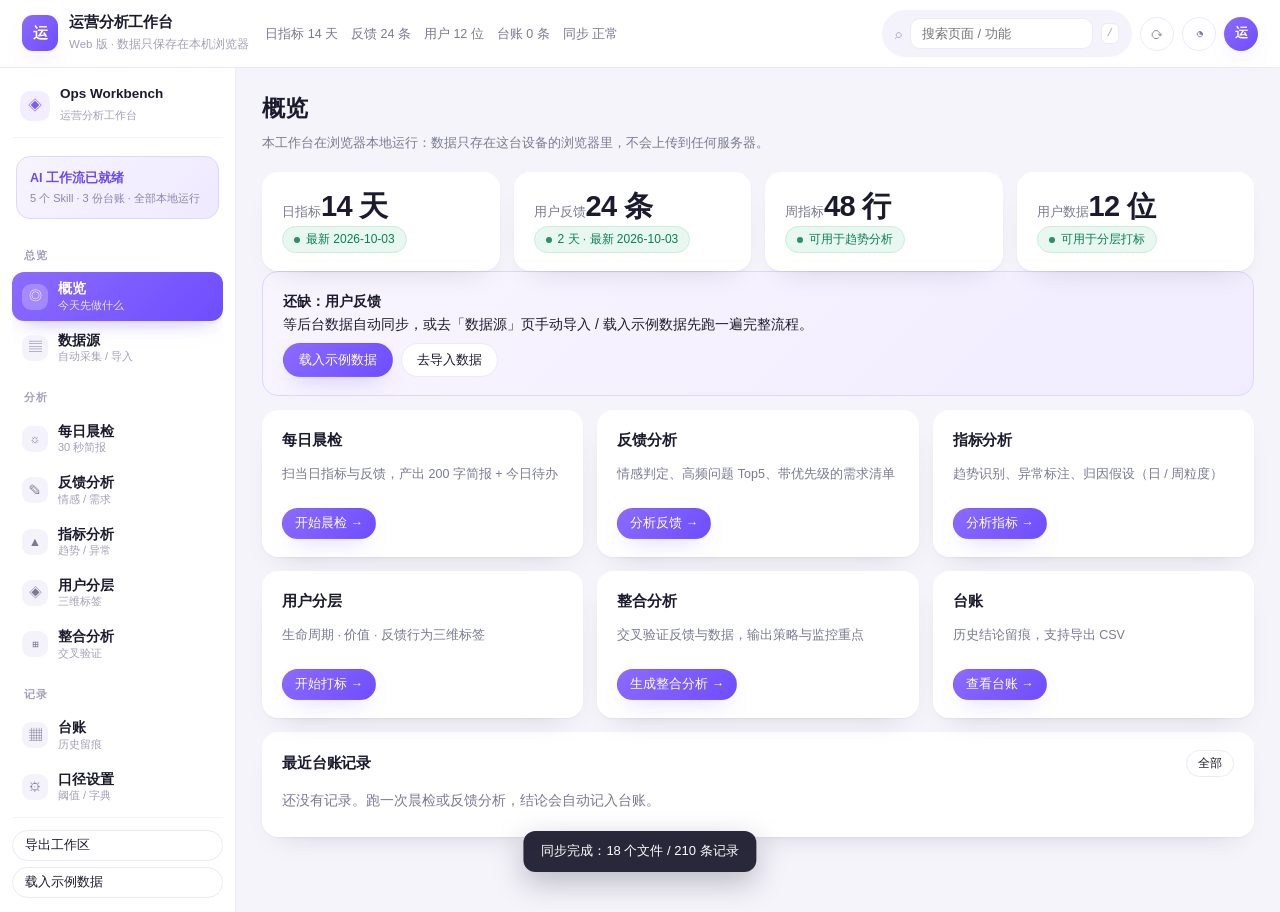
<file: src/index.html>
<!DOCTYPE html>
<html lang="zh-CN">
<head>
<meta charset="UTF-8">
<meta name="viewport" content="width=device-width, initial-scale=1">
<title>运营分析工作台 · Web 版</title>
<meta name="description" content="在浏览器里完成运营日常分析：每日晨检、反馈分析、指标分析、用户分层、整合交叉验证。数据只保存在本机。">
<link rel="icon" href="favicon.svg" type="image/svg+xml">
<link rel="stylesheet" href="assets/css/style.css">
</head>
<body>
<header class="topbar">
  <div class="brand">
    <span class="logo">运</span>
    <div class="brand-txt"><b>运营分析工作台</b><small>Web 版 · 数据只保存在本机浏览器</small></div>
  </div>
  <div class="status" id="statusBar"></div>
  <div class="top-tools">
    <label class="top-search">
      <span class="ts-ico">⌕</span>
      <input type="text" id="globalSearch" placeholder="搜索页面 / 功能" autocomplete="off">
      <span class="ts-key">/</span>
    </label>
    <button class="icon-btn" id="topRefresh" title="刷新当前视图" aria-label="刷新">⟳</button>
    <button class="icon-btn" id="topBell" title="去每日晨检" aria-label="每日晨检">◔</button>
    <span class="avatar" title="数据仅存于本机浏览器">运</span>
  </div>
  <button class="nav-toggle" id="navToggle" aria-label="展开菜单">☰</button>
</header>
<div class="layout">
  <aside class="sidebar" id="sidebar">
    <div class="side-brand">
      <span class="side-logo">◈</span>
      <div><b>Ops Workbench</b><small>运营分析工作台</small></div>
    </div>
    <div class="side-cta">
      <b>AI 工作流已就绪</b>
      <small>5 个 Skill · 3 份台账 · 全部本地运行</small>
    </div>
    <nav id="nav"></nav>
    <div class="side-foot">
      <button class="btn ghost sm" data-act="export-all">导出工作区</button>
      <button class="btn ghost sm" data-act="load-sample">载入示例数据</button>
    </div>
  </aside>
  <main class="main" id="view"></main>
</div>
<div class="toast" id="toast"></div>
<script src="assets/js/data.js"></script>
<script src="assets/js/engine.js"></script>
<script src="assets/js/store.js"></script>
<script src="assets/js/charts.js"></script>
<script src="assets/js/llm.js"></script>
<script src="assets/js/sync.js"></script>
<script src="assets/js/app.js"></script>
</body>
</html>
</file>
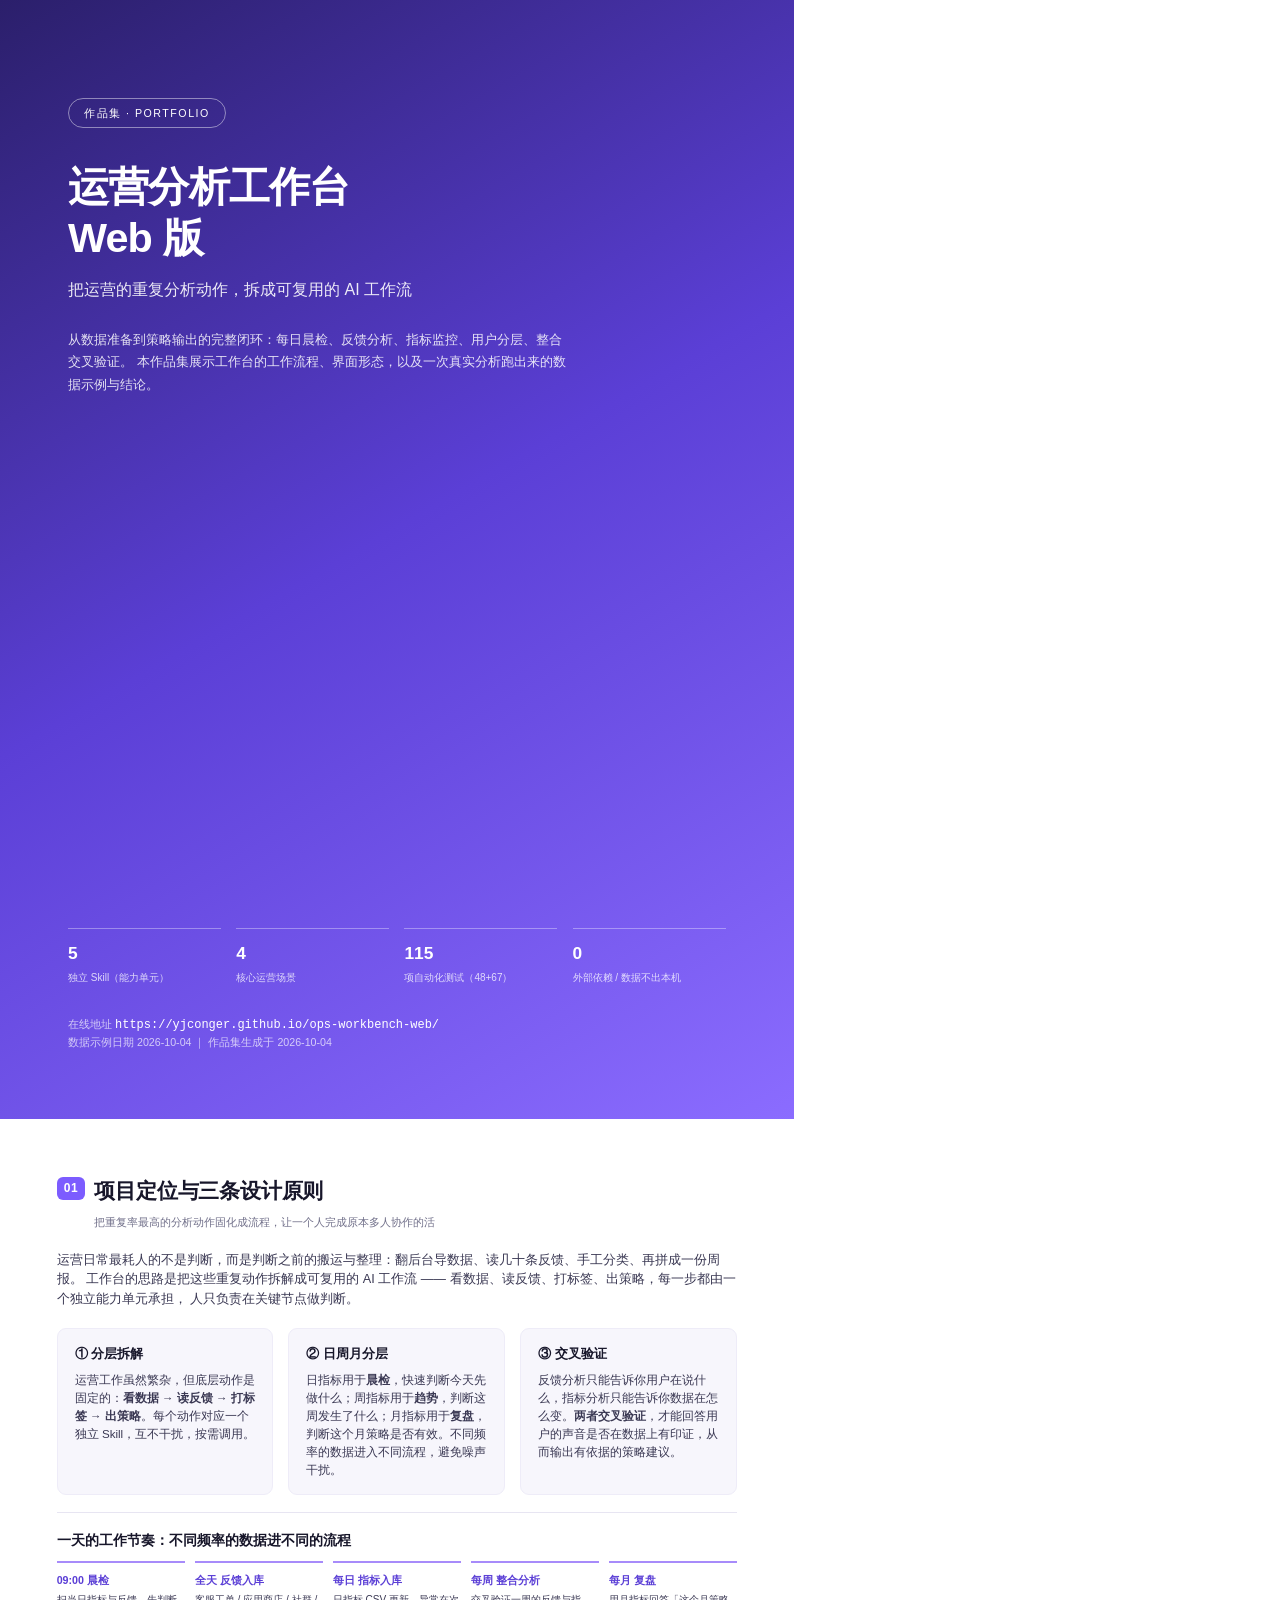
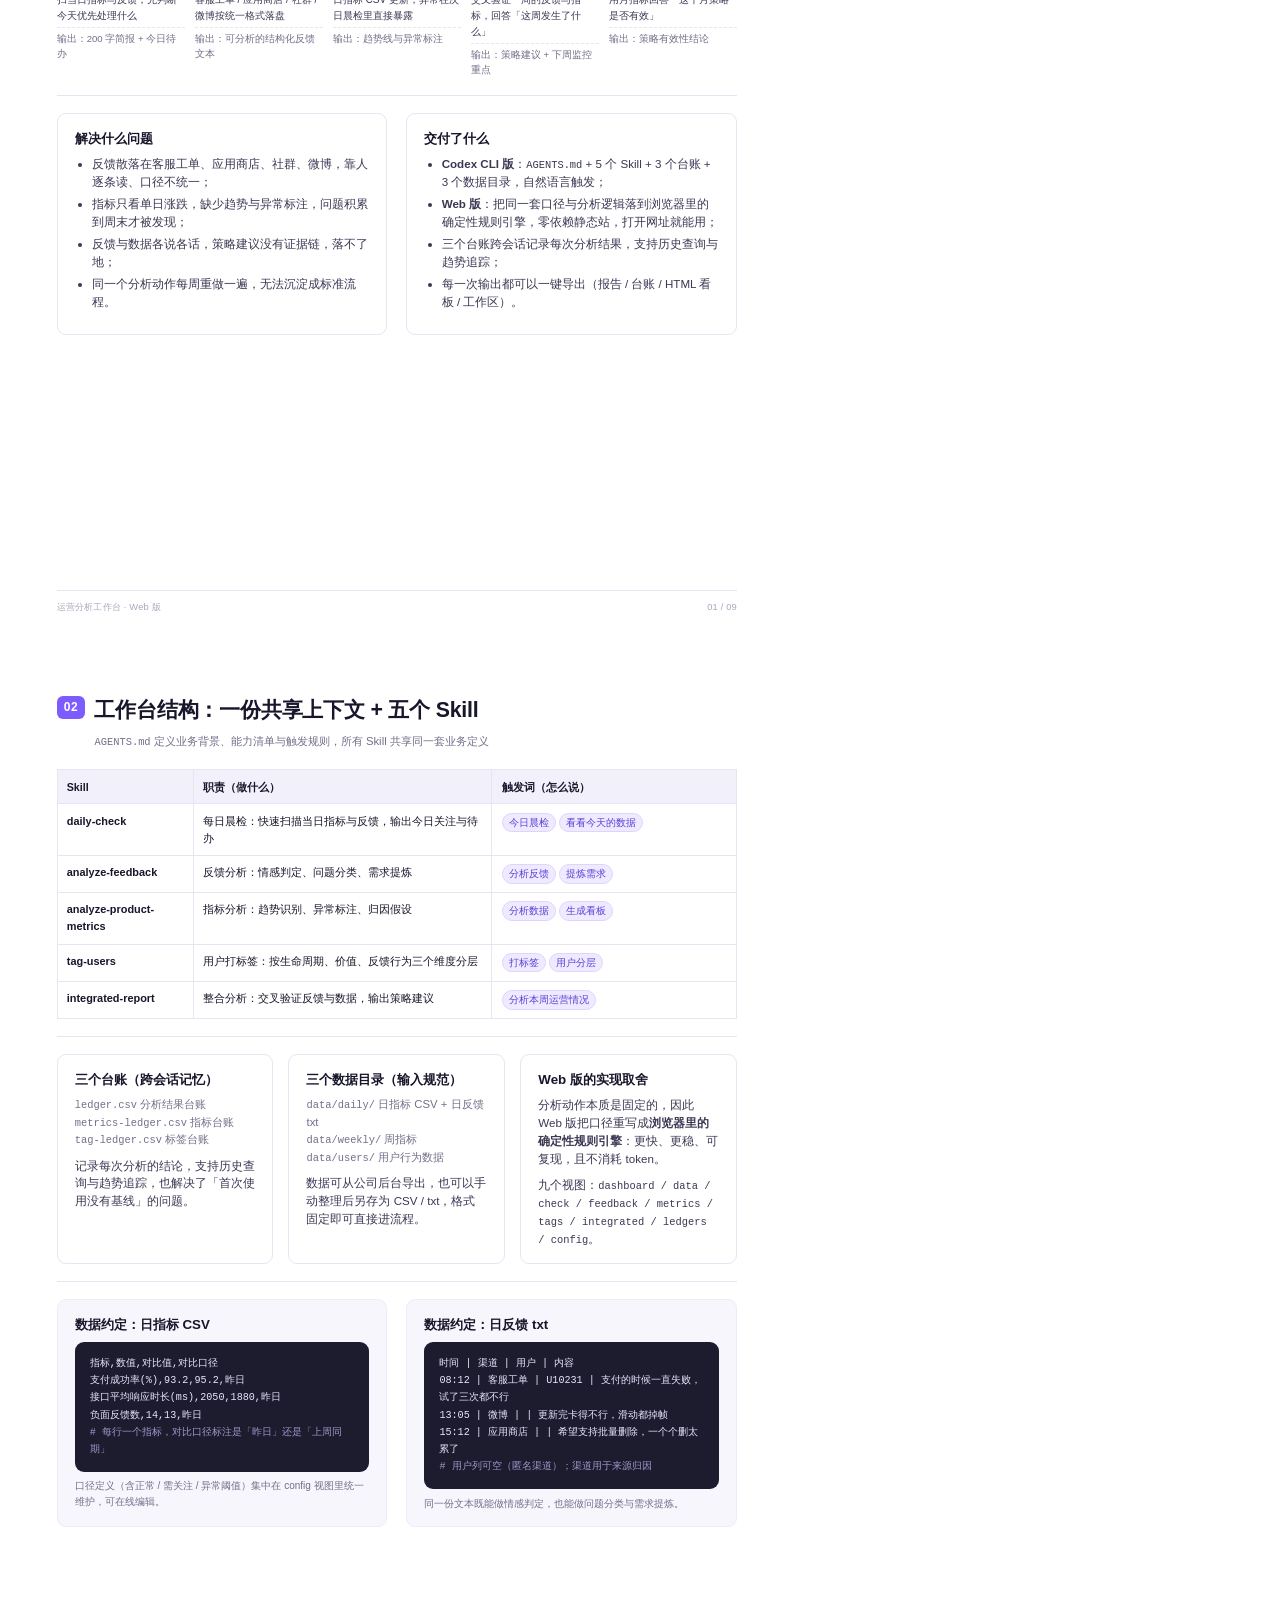
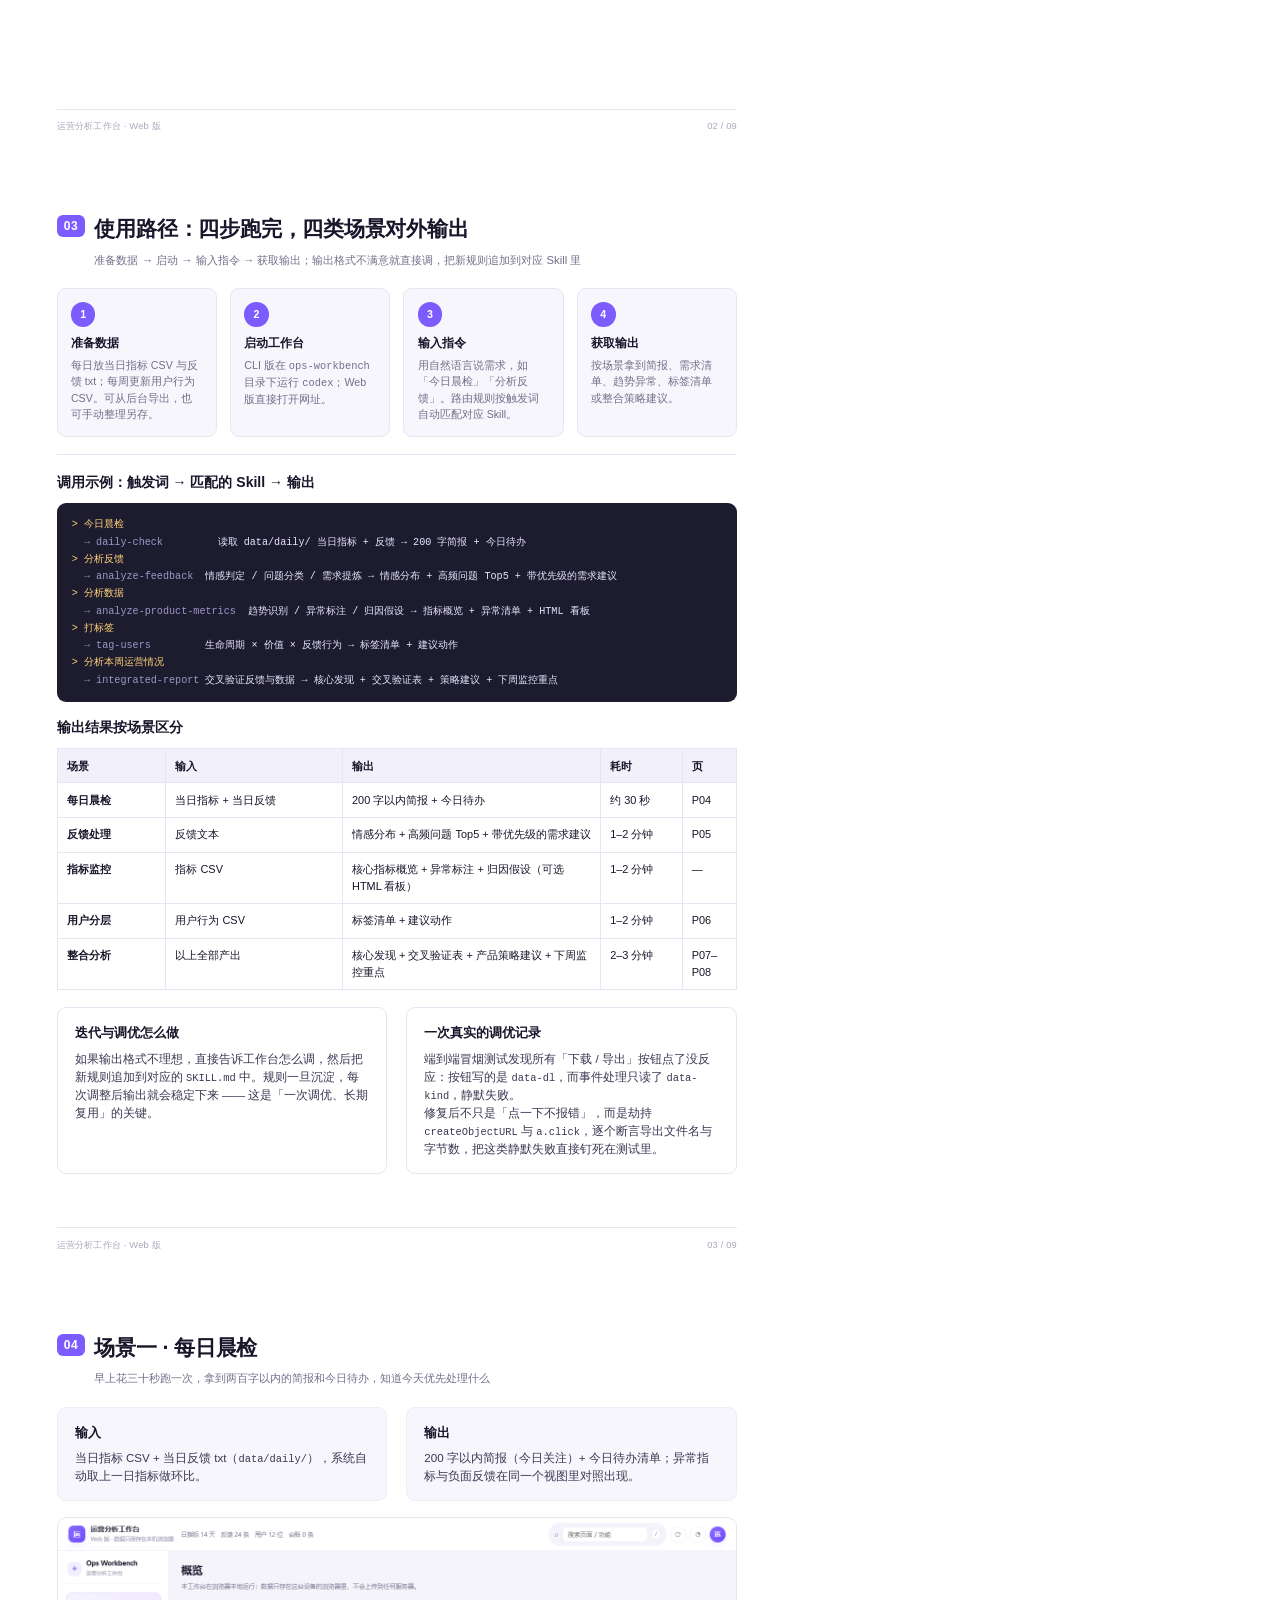
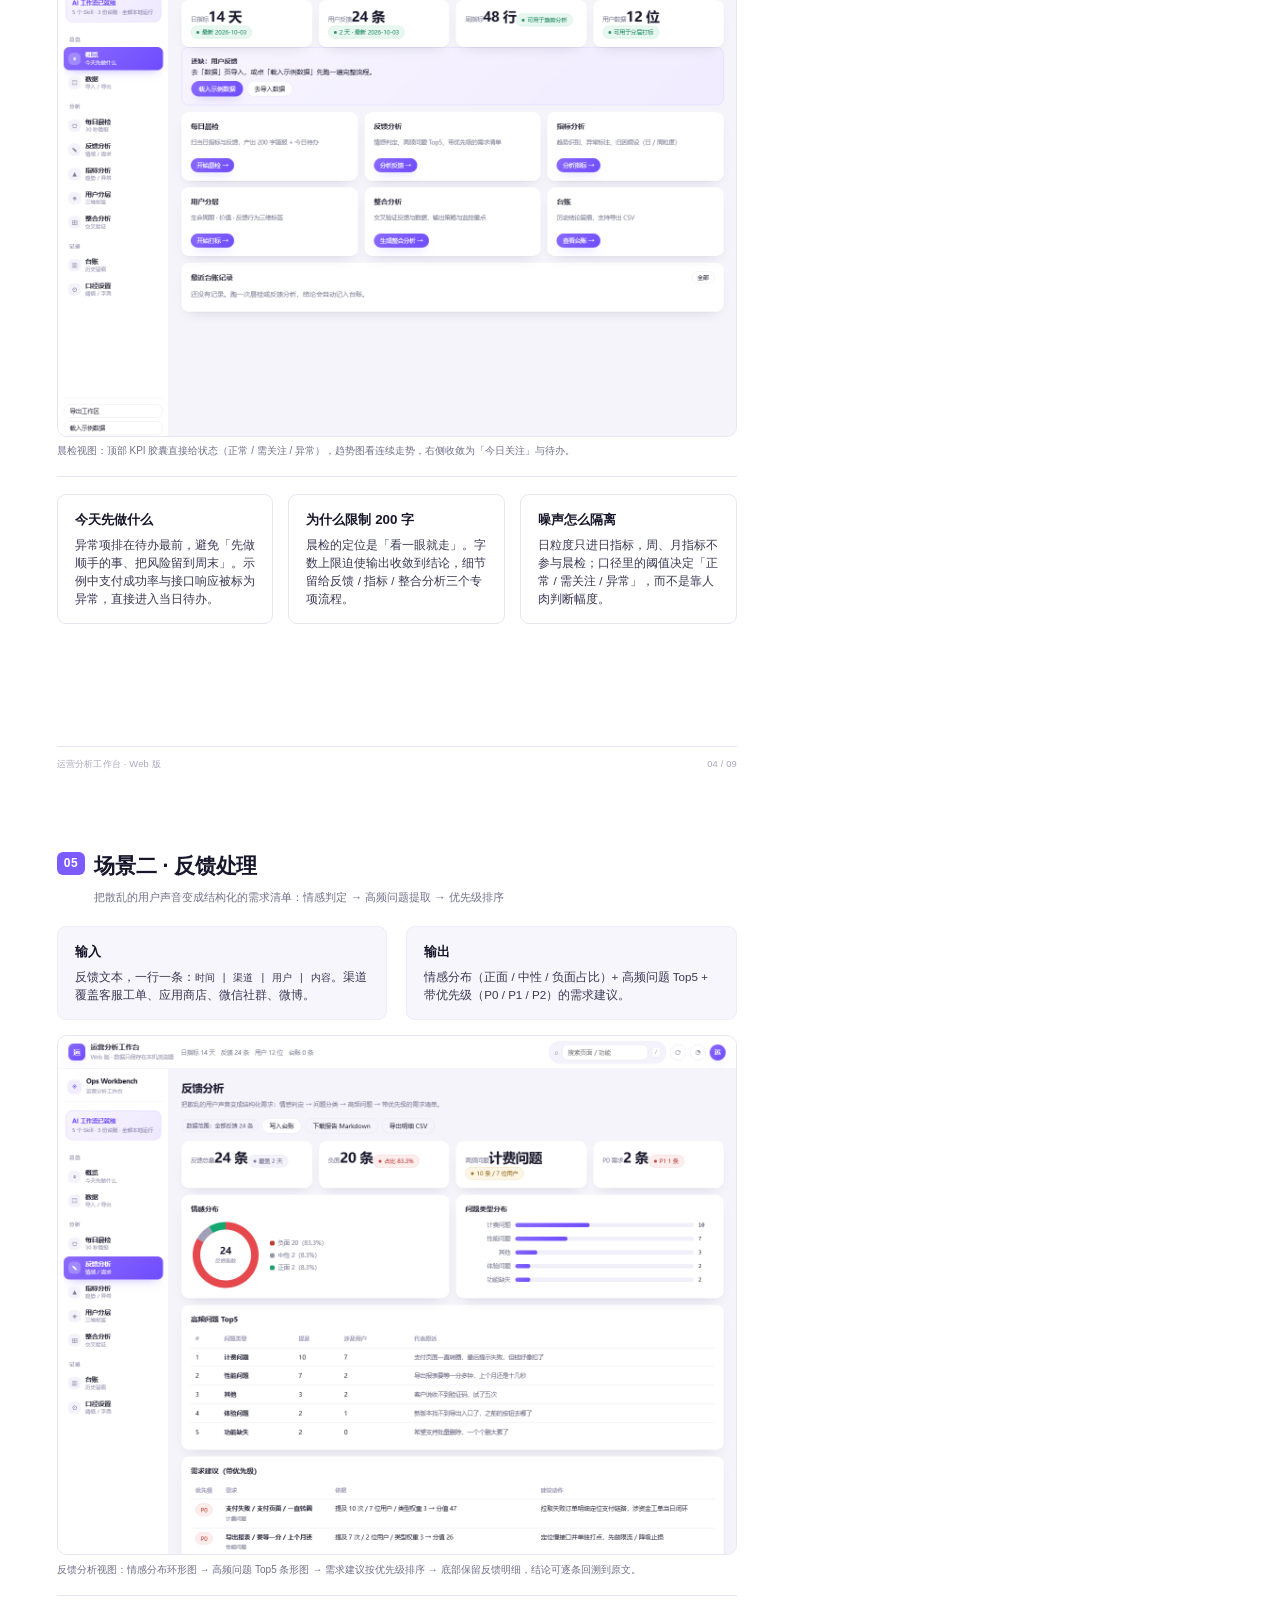
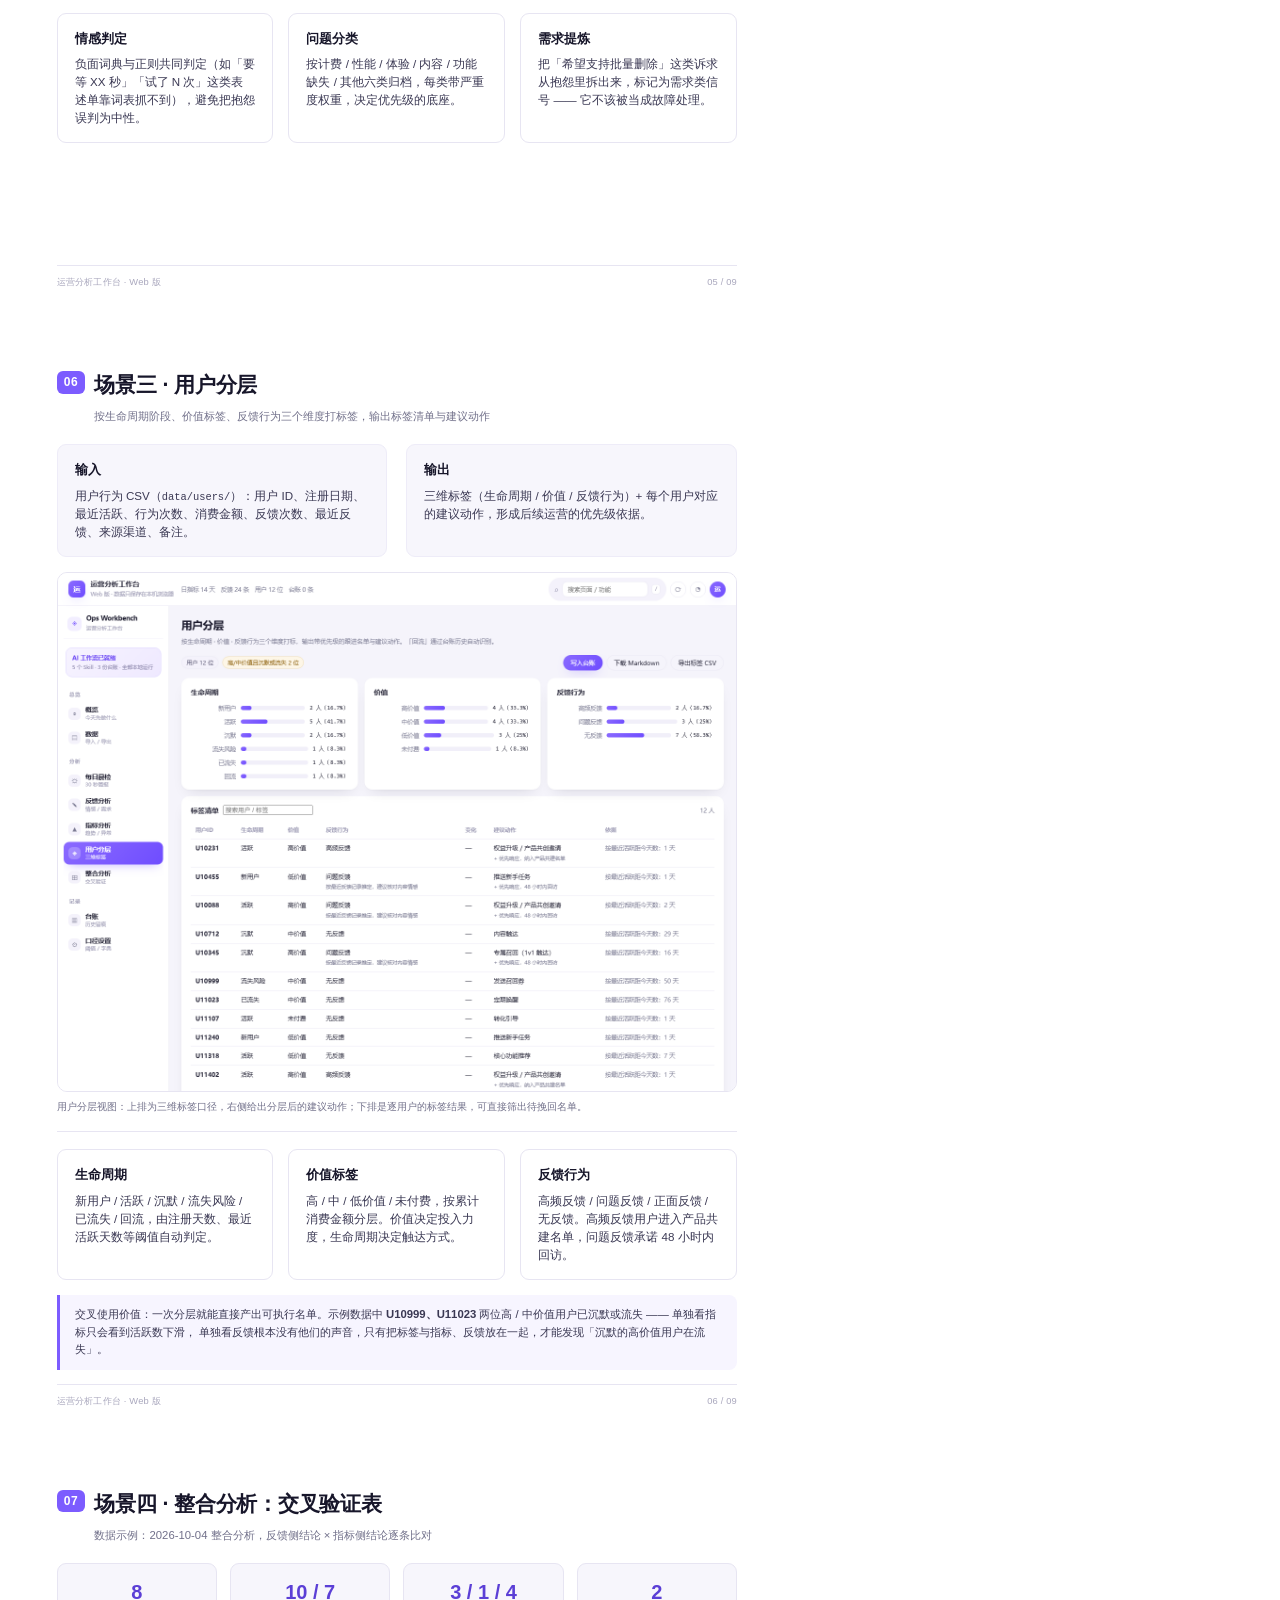
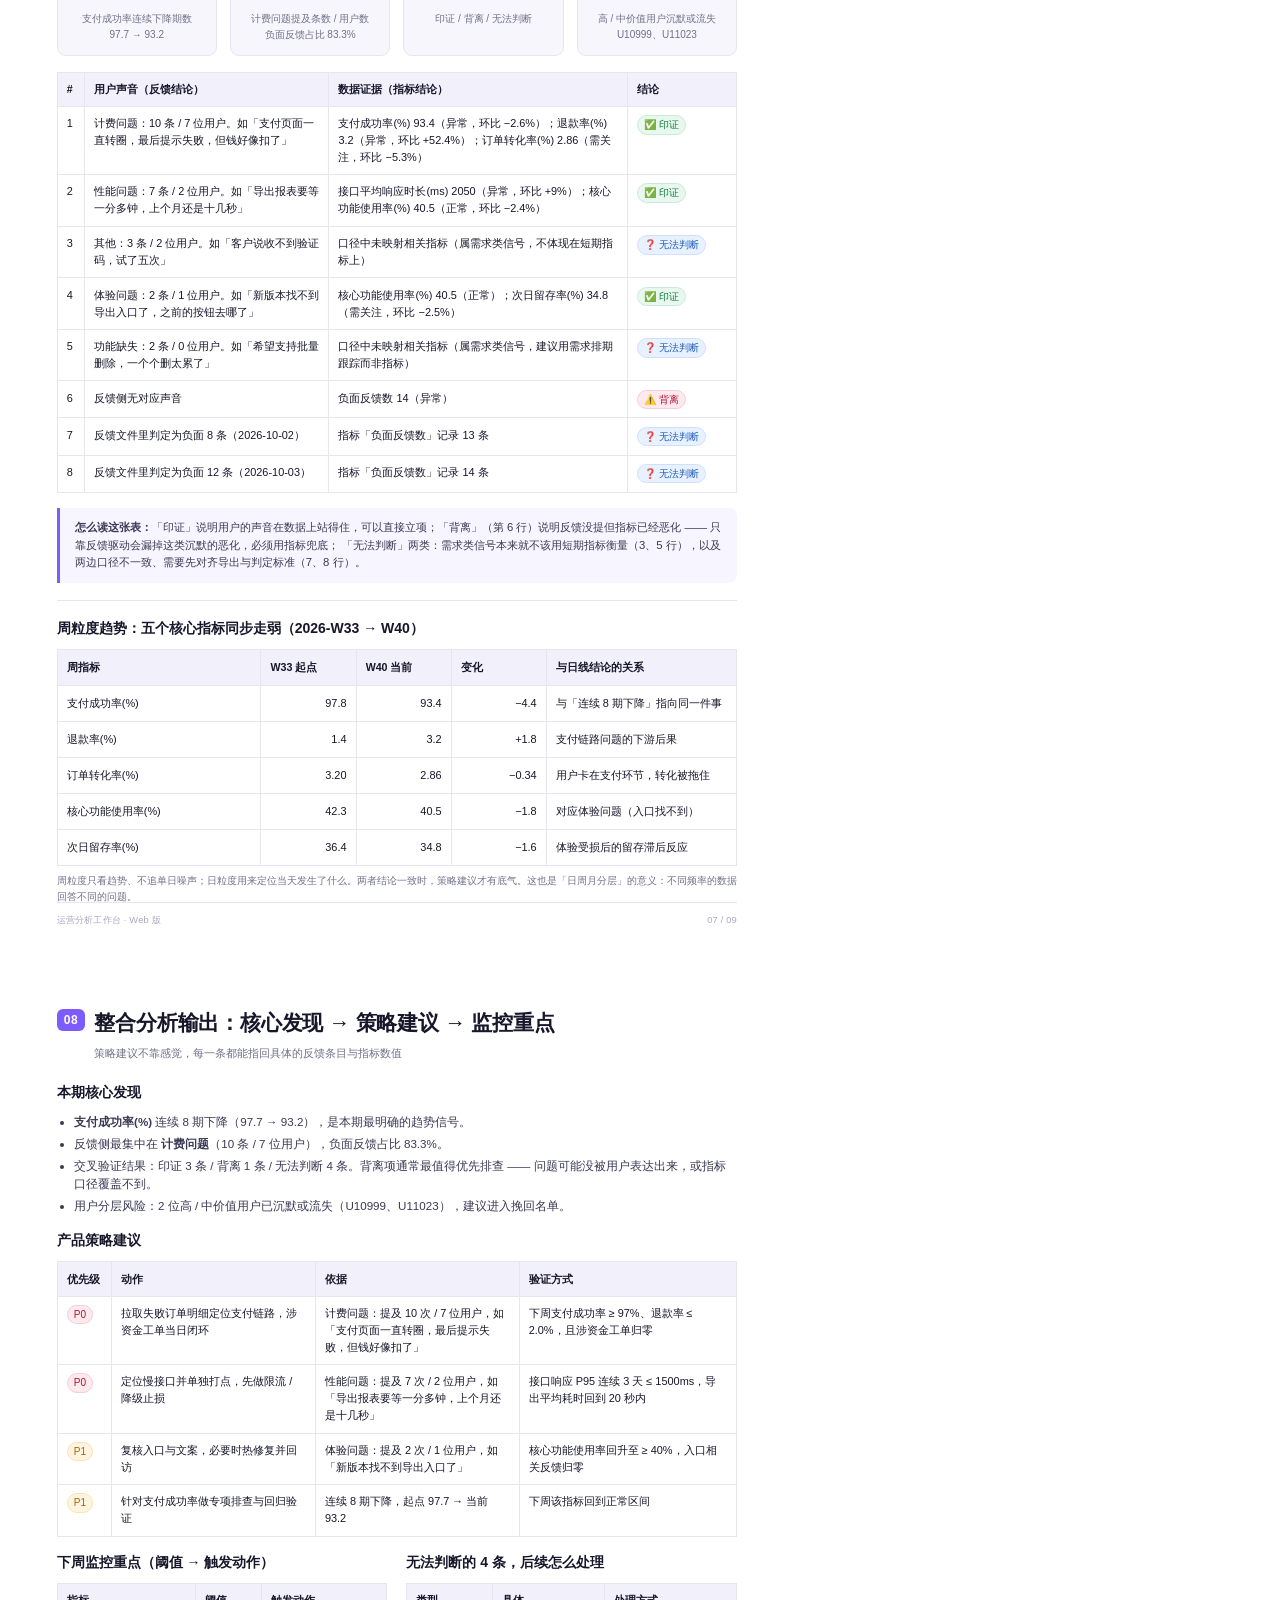
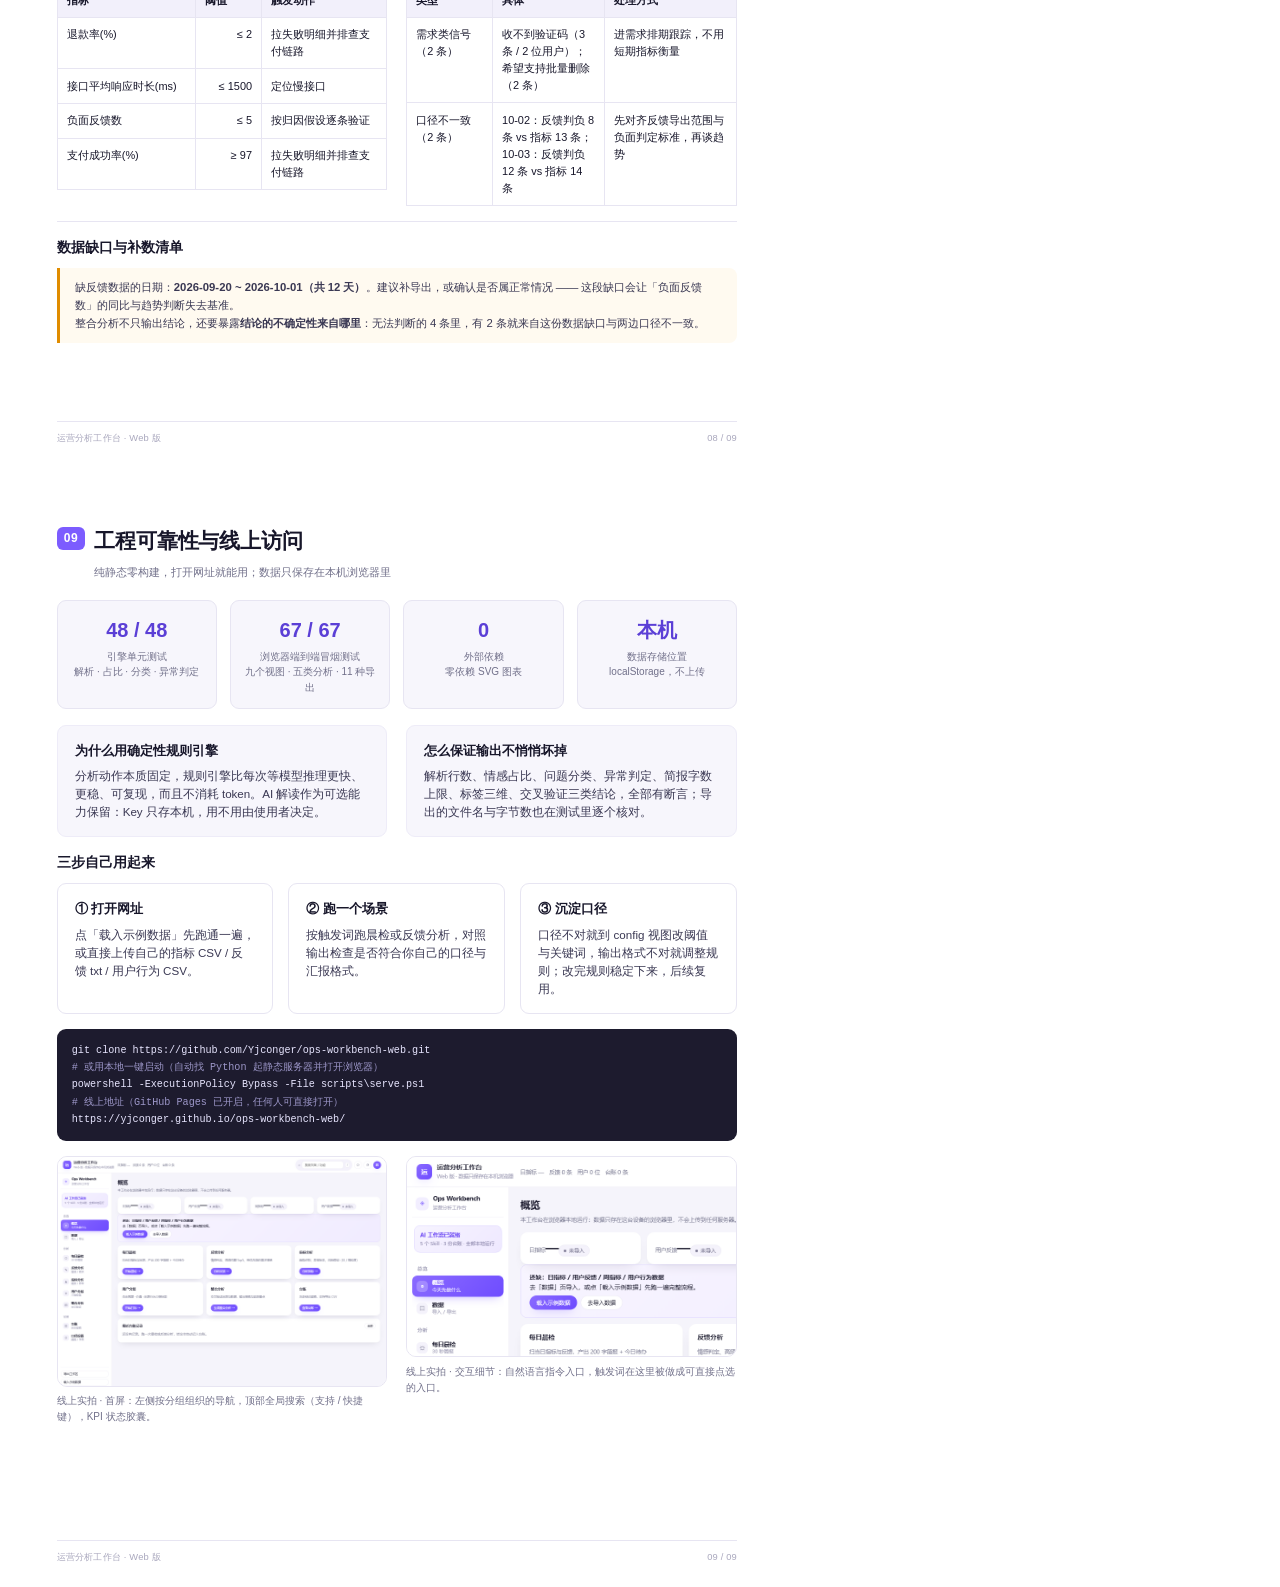
<file: notes/作品集-source.html>
<!DOCTYPE html>
<html lang="zh-CN">
<head>
<meta charset="utf-8">
<title>运营分析工作台 Web 版 · 作品集</title>
<style>
  :root{
    --brand:#7c5cff; --brand2:#a78bfa; --brand-d:#5b3fd6;
    --ink:#17162a; --ink2:#3a3853; --muted:#71708a; --line:#e7e5f2;
    --bg:#f7f6fc; --ok:#12a150; --warn:#e08c00; --bad:#e11d48;
  }
  *{box-sizing:border-box}
  html,body{margin:0;padding:0}
  body{
    font-family:"Microsoft YaHei","PingFang SC","Hiragino Sans GB",-apple-system,sans-serif;
    color:var(--ink); background:#fff; line-height:1.55; -webkit-print-color-adjust:exact; print-color-adjust:exact;
  }
  @page{ size:A4; margin:0 }
  .page{
    position:relative; width:210mm; height:296mm; padding:15mm 15mm 16mm; overflow:hidden;
    page-break-after:always; break-after:page; background:#fff;
  }
  .page:last-child{ page-break-after:auto; break-after:auto }
  .pfoot{
    position:absolute; left:15mm; right:15mm; bottom:6mm; display:flex; justify-content:space-between;
    font-size:7pt; color:#a9a7bd; letter-spacing:.02em; border-top:1px solid var(--line); padding-top:2.5mm;
  }
  h1,h2,h3,h4{margin:0}
  .ph{ display:flex; align-items:flex-start; gap:9px; margin-bottom:5mm }
  .ph .no{
    flex:0 0 auto; font-size:9pt; font-weight:700; color:#fff; background:var(--brand);
    border-radius:6px; padding:2px 7px; letter-spacing:.06em; margin-top:2px
  }
  .ph h2{ font-size:16pt; letter-spacing:-.01em }
  .ph .sub{ font-size:8.5pt; color:var(--muted); margin-top:1.5mm }
  .lead{ font-size:9.5pt; color:var(--ink2); margin:0 0 5mm }
  p{ margin:0 0 2.5mm }
  .rule{ height:1px; background:var(--line); margin:4.5mm 0 }
  .grid2{ display:grid; grid-template-columns:1fr 1fr; gap:5mm }
  .grid3{ display:grid; grid-template-columns:1fr 1fr 1fr; gap:4mm }
  .grid5{ display:grid; grid-template-columns:repeat(5,1fr); gap:3mm }
  .card{ border:1px solid var(--line); border-radius:9px; padding:4mm 4.5mm; background:#fff }
  .card.soft{ background:var(--bg); border-color:#eeecf8 }
  .card h4{ font-size:10pt; margin-bottom:1.5mm }
  .card .k{ font-size:8.5pt; color:var(--muted) }
  .card p{ font-size:8.7pt; color:var(--ink2); margin:0 }
  .tag{
    display:inline-block; font-size:7.5pt; padding:1px 6px; border-radius:999px;
    background:#efeaff; color:var(--brand-d); border:1px solid #ded5ff; margin-right:3px
  }
  .tag.g{ background:#e8f8ef; color:#0d7d3d; border-color:#c8ecd8 }
  .tag.w{ background:#fff4e0; color:#a86400; border-color:#ffe1b0 }
  .tag.r{ background:#fdeaee; color:#b3123a; border-color:#f9cdd8 }
  .tag.b{ background:#e8f1ff; color:#1e5bb8; border-color:#cfe0ff }
  table{ width:100%; border-collapse:collapse; font-size:8.2pt }
  th,td{ border:1px solid var(--line); padding:2.2mm 2.4mm; text-align:left; vertical-align:top }
  th{ background:#f2f0fb; color:var(--ink); font-weight:700; font-size:8pt }
  td.num{ text-align:right; font-variant-numeric:tabular-nums }
  .tl th,.tl td{ padding:2.4mm }
  .shot{ border:1px solid var(--line); border-radius:10px; overflow:hidden; background:#fff }
  .shot img{ display:block; width:100% }
  .cap{ font-size:7.5pt; color:var(--muted); margin-top:1.8mm }
  .steps{ display:grid; grid-template-columns:repeat(4,1fr); gap:3.5mm }
  .step{ border:1px solid var(--line); border-radius:9px; padding:3.5mm; background:var(--bg) }
  .step .n{
    width:6.5mm; height:6.5mm; border-radius:50%; background:var(--brand); color:#fff;
    font-size:8pt; font-weight:700; display:flex; align-items:center; justify-content:center; margin-bottom:2mm
  }
  .step h4{ font-size:9pt }
  .step p{ font-size:8pt; color:var(--muted); margin:1mm 0 0 }
  .kpi{ display:grid; grid-template-columns:repeat(4,1fr); gap:3.5mm }
  .kpi .box{ border:1px solid var(--line); border-radius:9px; padding:3.5mm; text-align:center; background:var(--bg) }
  .kpi .v{ font-size:15pt; font-weight:700; color:var(--brand-d) }
  .kpi .l{ font-size:7.5pt; color:var(--muted); margin-top:.8mm }
  .tline{ display:grid; grid-template-columns:repeat(5,1fr); gap:2.6mm }
  .tline .t{ border-top:2px solid var(--brand2); padding-top:2.4mm }
  .tline .t .h{ font-size:8pt; font-weight:700; color:var(--brand-d) }
  .tline .t .b{ font-size:7.6pt; color:var(--ink2); margin-top:1mm }
  .tline .t .o{ font-size:7.2pt; color:var(--muted); margin-top:1mm; border-top:1px dashed var(--line); padding-top:1mm }
  ul{ margin:0 0 2mm; padding-left:4.6mm }
  li{ font-size:8.7pt; color:var(--ink2); margin-bottom:1.1mm }
  .mono{ font-family:Consolas,"Cascadia Mono",monospace; font-size:7.8pt }
  .code{
    background:#1d1b2e; color:#e8e6ff; border-radius:9px; padding:3.5mm 4mm; font-family:Consolas,"Cascadia Mono",monospace;
    font-size:7.6pt; line-height:1.7; white-space:pre-wrap; word-break:break-word
  }
  .code .c{ color:#9d97c9 }
  .code .y{ color:#ffd479 }
  .callout{ border-left:3px solid var(--brand); background:#f7f5ff; border-radius:0 8px 8px 0; padding:3mm 4mm; font-size:8.5pt; color:var(--ink2) }
  .cover{ background:linear-gradient(150deg,#2b1f6b 0%,#5b3fd6 48%,#8b6cff 100%); color:#fff; padding:0 }
  .cover .inner{ position:relative; height:100%; padding:26mm 18mm 18mm; display:flex; flex-direction:column }
  .cover .badge{
    display:inline-block; font-size:8pt; letter-spacing:.14em; border:1px solid rgba(255,255,255,.45);
    border-radius:999px; padding:1.5mm 4mm; margin-bottom:9mm; width:max-content
  }
  .cover h1{ font-size:31pt; line-height:1.22; letter-spacing:-.02em }
  .cover .st{ font-size:12pt; margin-top:4mm; color:rgba(255,255,255,.9) }
  .cover .desc{ font-size:9.5pt; margin-top:7mm; max-width:132mm; color:rgba(255,255,255,.86); line-height:1.75 }
  .cover .facts{ margin-top:auto; display:grid; grid-template-columns:repeat(4,1fr); gap:4mm }
  .cover .fact{ border-top:1px solid rgba(255,255,255,.35); padding-top:3mm }
  .cover .fact .v{ font-size:13pt; font-weight:700 }
  .cover .fact .l{ font-size:7.5pt; color:rgba(255,255,255,.78); margin-top:.8mm }
  .cover .meta{ margin-top:8mm; font-size:8pt; color:rgba(255,255,255,.7) }
  .cover .url{ font-family:Consolas,monospace; font-size:9pt; color:#fff; word-break:break-all }
</style>
</head>
<body>

<!-- ================= 1 封面 ================= -->
<section class="page cover">
  <div class="inner">
    <span class="badge">作品集 · PORTFOLIO</span>
    <h1>运营分析工作台<br>Web 版</h1>
    <div class="st">把运营的重复分析动作，拆成可复用的 AI 工作流</div>
    <div class="desc">
      从数据准备到策略输出的完整闭环：每日晨检、反馈分析、指标监控、用户分层、整合交叉验证。
      本作品集展示工作台的工作流程、界面形态，以及一次真实分析跑出来的数据示例与结论。
    </div>
    <div class="facts">
      <div class="fact"><div class="v">5</div><div class="l">独立 Skill（能力单元）</div></div>
      <div class="fact"><div class="v">4</div><div class="l">核心运营场景</div></div>
      <div class="fact"><div class="v">115</div><div class="l">项自动化测试（48+67）</div></div>
      <div class="fact"><div class="v">0</div><div class="l">外部依赖 / 数据不出本机</div></div>
    </div>
    <div class="meta">
      在线地址 <span class="url">https://yjconger.github.io/ops-workbench-web/</span><br>
      数据示例日期 2026-10-04 ｜ 作品集生成于 2026-10-04
    </div>
  </div>
</section>

<!-- ================= 2 定位与原则 ================= -->
<section class="page">
  <div class="ph">
    <span class="no">01</span>
    <div>
      <h2>项目定位与三条设计原则</h2>
      <div class="sub">把重复率最高的分析动作固化成流程，让一个人完成原本多人协作的活</div>
    </div>
  </div>

  <p class="lead">
    运营日常最耗人的不是判断，而是判断之前的搬运与整理：翻后台导数据、读几十条反馈、手工分类、再拼成一份周报。
    工作台的思路是把这些重复动作拆解成可复用的 AI 工作流 —— 看数据、读反馈、打标签、出策略，每一步都由一个独立能力单元承担，
    人只负责在关键节点做判断。
  </p>

  <div class="grid3">
    <div class="card soft">
      <h4>① 分层拆解</h4>
      <p>运营工作虽然繁杂，但底层动作是固定的：<b>看数据 → 读反馈 → 打标签 → 出策略</b>。每个动作对应一个独立 Skill，互不干扰，按需调用。</p>
    </div>
    <div class="card soft">
      <h4>② 日周月分层</h4>
      <p>日指标用于<b>晨检</b>，快速判断今天先做什么；周指标用于<b>趋势</b>，判断这周发生了什么；月指标用于<b>复盘</b>，判断这个月策略是否有效。不同频率的数据进入不同流程，避免噪声干扰。</p>
    </div>
    <div class="card soft">
      <h4>③ 交叉验证</h4>
      <p>反馈分析只能告诉你用户在说什么，指标分析只能告诉你数据在怎么变。<b>两者交叉验证</b>，才能回答用户的声音是否在数据上有印证，从而输出有依据的策略建议。</p>
    </div>
  </div>

  <div class="rule"></div>

  <h4 style="font-size:10.5pt;margin-bottom:2.5mm">一天的工作节奏：不同频率的数据进不同的流程</h4>
  <div class="tline">
    <div class="t">
      <div class="h">09:00 晨检</div>
      <div class="b">扫当日指标与反馈，先判断今天优先处理什么</div>
      <div class="o">输出：200 字简报 + 今日待办</div>
    </div>
    <div class="t">
      <div class="h">全天 反馈入库</div>
      <div class="b">客服工单 / 应用商店 / 社群 / 微博按统一格式落盘</div>
      <div class="o">输出：可分析的结构化反馈文本</div>
    </div>
    <div class="t">
      <div class="h">每日 指标入库</div>
      <div class="b">日指标 CSV 更新，异常在次日晨检里直接暴露</div>
      <div class="o">输出：趋势线与异常标注</div>
    </div>
    <div class="t">
      <div class="h">每周 整合分析</div>
      <div class="b">交叉验证一周的反馈与指标，回答「这周发生了什么」</div>
      <div class="o">输出：策略建议 + 下周监控重点</div>
    </div>
    <div class="t">
      <div class="h">每月 复盘</div>
      <div class="b">用月指标回答「这个月策略是否有效」</div>
      <div class="o">输出：策略有效性结论</div>
    </div>
  </div>

  <div class="rule"></div>

  <div class="grid2">
    <div class="card">
      <h4>解决什么问题</h4>
      <ul>
        <li>反馈散落在客服工单、应用商店、社群、微博，靠人逐条读、口径不统一；</li>
        <li>指标只看单日涨跌，缺少趋势与异常标注，问题积累到周末才被发现；</li>
        <li>反馈与数据各说各话，策略建议没有证据链，落不了地；</li>
        <li>同一个分析动作每周重做一遍，无法沉淀成标准流程。</li>
      </ul>
    </div>
    <div class="card">
      <h4>交付了什么</h4>
      <ul>
        <li><b>Codex CLI 版</b>：<span class="mono">AGENTS.md</span> + 5 个 Skill + 3 个台账 + 3 个数据目录，自然语言触发；</li>
        <li><b>Web 版</b>：把同一套口径与分析逻辑落到浏览器里的确定性规则引擎，零依赖静态站，打开网址就能用；</li>
        <li>三个台账跨会话记录每次分析结果，支持历史查询与趋势追踪；</li>
        <li>每一次输出都可以一键导出（报告 / 台账 / HTML 看板 / 工作区）。</li>
      </ul>
    </div>
  </div>

  <div class="pfoot"><span>运营分析工作台 · Web 版</span><span>01 / 09</span></div>
</section>

<!-- ================= 3 结构与 Skill ================= -->
<section class="page">
  <div class="ph">
    <span class="no">02</span>
    <div>
      <h2>工作台结构：一份共享上下文 + 五个 Skill</h2>
      <div class="sub"><span class="mono">AGENTS.md</span> 定义业务背景、能力清单与触发规则，所有 Skill 共享同一套业务定义</div>
    </div>
  </div>

  <table>
    <thead>
      <tr><th style="width:20%">Skill</th><th style="width:44%">职责（做什么）</th><th style="width:36%">触发词（怎么说）</th></tr>
    </thead>
    <tbody>
      <tr><td><b>daily-check</b></td><td>每日晨检：快速扫描当日指标与反馈，输出今日关注与待办</td><td><span class="tag">今日晨检</span><span class="tag">看看今天的数据</span></td></tr>
      <tr><td><b>analyze-feedback</b></td><td>反馈分析：情感判定、问题分类、需求提炼</td><td><span class="tag">分析反馈</span><span class="tag">提炼需求</span></td></tr>
      <tr><td><b>analyze-product-metrics</b></td><td>指标分析：趋势识别、异常标注、归因假设</td><td><span class="tag">分析数据</span><span class="tag">生成看板</span></td></tr>
      <tr><td><b>tag-users</b></td><td>用户打标签：按生命周期、价值、反馈行为三个维度分层</td><td><span class="tag">打标签</span><span class="tag">用户分层</span></td></tr>
      <tr><td><b>integrated-report</b></td><td>整合分析：交叉验证反馈与数据，输出策略建议</td><td><span class="tag">分析本周运营情况</span></td></tr>
    </tbody>
  </table>

  <div class="rule"></div>

  <div class="grid3">
    <div class="card">
      <h4>三个台账（跨会话记忆）</h4>
      <p class="k"><span class="mono">ledger.csv</span> 分析结果台账<br>
      <span class="mono">metrics-ledger.csv</span> 指标台账<br>
      <span class="mono">tag-ledger.csv</span> 标签台账</p>
      <p style="margin-top:2mm">记录每次分析的结论，支持历史查询与趋势追踪，也解决了「首次使用没有基线」的问题。</p>
    </div>
    <div class="card">
      <h4>三个数据目录（输入规范）</h4>
      <p class="k"><span class="mono">data/daily/</span> 日指标 CSV + 日反馈 txt<br>
      <span class="mono">data/weekly/</span> 周指标<br>
      <span class="mono">data/users/</span> 用户行为数据</p>
      <p style="margin-top:2mm">数据可从公司后台导出，也可以手动整理后另存为 CSV / txt，格式固定即可直接进流程。</p>
    </div>
    <div class="card">
      <h4>Web 版的实现取舍</h4>
      <p>分析动作本质是固定的，因此 Web 版把口径重写成<b>浏览器里的确定性规则引擎</b>：更快、更稳、可复现，且不消耗 token。</p>
      <p style="margin-top:2mm">九个视图：<span class="mono">dashboard / data / check / feedback / metrics / tags / integrated / ledgers / config</span>。</p>
    </div>
  </div>

  <div class="rule"></div>

  <div class="grid2">
    <div class="card soft">
      <h4>数据约定：日指标 CSV</h4>
      <div class="code">指标,数值,对比值,对比口径
支付成功率(%),93.2,95.2,昨日
接口平均响应时长(ms),2050,1880,昨日
负面反馈数,14,13,昨日
<span class="c"># 每行一个指标，对比口径标注是「昨日」还是「上周同期」</span></div>
      <div class="cap">口径定义（含正常 / 需关注 / 异常阈值）集中在 config 视图里统一维护，可在线编辑。</div>
    </div>
    <div class="card soft">
      <h4>数据约定：日反馈 txt</h4>
      <div class="code">时间 | 渠道 | 用户 | 内容
08:12 | 客服工单 | U10231 | 支付的时候一直失败，试了三次都不行
13:05 | 微博 | | 更新完卡得不行，滑动都掉帧
15:12 | 应用商店 | | 希望支持批量删除，一个个删太累了
<span class="c"># 用户列可空（匿名渠道）；渠道用于来源归因</span></div>
      <div class="cap">同一份文本既能做情感判定，也能做问题分类与需求提炼。</div>
    </div>
  </div>

  <div class="pfoot"><span>运营分析工作台 · Web 版</span><span>02 / 09</span></div>
</section>

<!-- ================= 4 使用路径与场景 ================= -->
<section class="page">
  <div class="ph">
    <span class="no">03</span>
    <div>
      <h2>使用路径：四步跑完，四类场景对外输出</h2>
      <div class="sub">准备数据 → 启动 → 输入指令 → 获取输出；输出格式不满意就直接调，把新规则追加到对应 Skill 里</div>
    </div>
  </div>

  <div class="steps">
    <div class="step"><div class="n">1</div><h4>准备数据</h4><p>每日放当日指标 CSV 与反馈 txt；每周更新用户行为 CSV。可从后台导出，也可手动整理另存。</p></div>
    <div class="step"><div class="n">2</div><h4>启动工作台</h4><p>CLI 版在 <span class="mono">ops-workbench</span> 目录下运行 <span class="mono">codex</span>；Web 版直接打开网址。</p></div>
    <div class="step"><div class="n">3</div><h4>输入指令</h4><p>用自然语言说需求，如「今日晨检」「分析反馈」。路由规则按触发词自动匹配对应 Skill。</p></div>
    <div class="step"><div class="n">4</div><h4>获取输出</h4><p>按场景拿到简报、需求清单、趋势异常、标签清单或整合策略建议。</p></div>
  </div>

  <div class="rule"></div>

  <h4 style="font-size:10.5pt;margin-bottom:2.5mm">调用示例：触发词 → 匹配的 Skill → 输出</h4>
  <div class="code" style="margin-bottom:4mm"><span class="y">&gt; 今日晨检</span>
  <span class="c">→ daily-check</span>         读取 data/daily/ 当日指标 + 反馈 → 200 字简报 + 今日待办
<span class="y">&gt; 分析反馈</span>
  <span class="c">→ analyze-feedback</span>  情感判定 / 问题分类 / 需求提炼 → 情感分布 + 高频问题 Top5 + 带优先级的需求建议
<span class="y">&gt; 分析数据</span>
  <span class="c">→ analyze-product-metrics</span>  趋势识别 / 异常标注 / 归因假设 → 指标概览 + 异常清单 + HTML 看板
<span class="y">&gt; 打标签</span>
  <span class="c">→ tag-users</span>         生命周期 × 价值 × 反馈行为 → 标签清单 + 建议动作
<span class="y">&gt; 分析本周运营情况</span>
  <span class="c">→ integrated-report</span> 交叉验证反馈与数据 → 核心发现 + 交叉验证表 + 策略建议 + 下周监控重点</div>

  <h4 style="font-size:10.5pt;margin-bottom:2.5mm">输出结果按场景区分</h4>
  <table>
    <thead>
      <tr><th style="width:16%">场景</th><th style="width:26%">输入</th><th style="width:38%">输出</th><th style="width:12%">耗时</th><th style="width:8%">页</th></tr>
    </thead>
    <tbody>
      <tr><td><b>每日晨检</b></td><td>当日指标 + 当日反馈</td><td>200 字以内简报 + 今日待办</td><td>约 30 秒</td><td>P04</td></tr>
      <tr><td><b>反馈处理</b></td><td>反馈文本</td><td>情感分布 + 高频问题 Top5 + 带优先级的需求建议</td><td>1–2 分钟</td><td>P05</td></tr>
      <tr><td><b>指标监控</b></td><td>指标 CSV</td><td>核心指标概览 + 异常标注 + 归因假设（可选 HTML 看板）</td><td>1–2 分钟</td><td>—</td></tr>
      <tr><td><b>用户分层</b></td><td>用户行为 CSV</td><td>标签清单 + 建议动作</td><td>1–2 分钟</td><td>P06</td></tr>
      <tr><td><b>整合分析</b></td><td>以上全部产出</td><td>核心发现 + 交叉验证表 + 产品策略建议 + 下周监控重点</td><td>2–3 分钟</td><td>P07–P08</td></tr>
    </tbody>
  </table>

  <div class="grid2" style="margin-top:4.5mm">
    <div class="card">
      <h4>迭代与调优怎么做</h4>
      <p>如果输出格式不理想，直接告诉工作台怎么调，然后把新规则追加到对应的 <span class="mono">SKILL.md</span> 中。规则一旦沉淀，每次调整后输出就会稳定下来 —— 这是「一次调优、长期复用」的关键。</p>
    </div>
    <div class="card">
      <h4>一次真实的调优记录</h4>
      <p>端到端冒烟测试发现所有「下载 / 导出」按钮点了没反应：按钮写的是 <span class="mono">data-dl</span>，而事件处理只读了 <span class="mono">data-kind</span>，静默失败。<br>
      修复后不只是「点一下不报错」，而是劫持 <span class="mono">createObjectURL</span> 与 <span class="mono">a.click</span>，逐个断言导出文件名与字节数，把这类静默失败直接钉死在测试里。</p>
    </div>
  </div>

  <div class="pfoot"><span>运营分析工作台 · Web 版</span><span>03 / 09</span></div>
</section>

<!-- ================= 5 每日晨检 ================= -->
<section class="page">
  <div class="ph">
    <span class="no">04</span>
    <div>
      <h2>场景一 · 每日晨检</h2>
      <div class="sub">早上花三十秒跑一次，拿到两百字以内的简报和今日待办，知道今天优先处理什么</div>
    </div>
  </div>

  <div class="grid2" style="margin-bottom:4mm">
    <div class="card soft">
      <h4>输入</h4>
      <p>当日指标 CSV + 当日反馈 txt（<span class="mono">data/daily/</span>），系统自动取上一日指标做环比。</p>
    </div>
    <div class="card soft">
      <h4>输出</h4>
      <p>200 字以内简报（今日关注）+ 今日待办清单；异常指标与负面反馈在同一个视图里对照出现。</p>
    </div>
  </div>

  <div class="shot"><img src="ui-dashboard.png" alt="每日晨检视图"></div>
  <div class="cap">晨检视图：顶部 KPI 胶囊直接给状态（正常 / 需关注 / 异常），趋势图看连续走势，右侧收敛为「今日关注」与待办。</div>

  <div class="rule"></div>

  <div class="grid3">
    <div class="card"><h4>今天先做什么</h4><p>异常项排在待办最前，避免「先做顺手的事、把风险留到周末」。示例中支付成功率与接口响应被标为异常，直接进入当日待办。</p></div>
    <div class="card"><h4>为什么限制 200 字</h4><p>晨检的定位是「看一眼就走」。字数上限迫使输出收敛到结论，细节留给反馈 / 指标 / 整合分析三个专项流程。</p></div>
    <div class="card"><h4>噪声怎么隔离</h4><p>日粒度只进日指标，周、月指标不参与晨检；口径里的阈值决定「正常 / 需关注 / 异常」，而不是靠人肉判断幅度。</p></div>
  </div>

  <div class="pfoot"><span>运营分析工作台 · Web 版</span><span>04 / 09</span></div>
</section>

<!-- ================= 6 反馈分析 ================= -->
<section class="page">
  <div class="ph">
    <span class="no">05</span>
    <div>
      <h2>场景二 · 反馈处理</h2>
      <div class="sub">把散乱的用户声音变成结构化的需求清单：情感判定 → 高频问题提取 → 优先级排序</div>
    </div>
  </div>

  <div class="grid2" style="margin-bottom:4mm">
    <div class="card soft">
      <h4>输入</h4>
      <p>反馈文本，一行一条：<span class="mono">时间 | 渠道 | 用户 | 内容</span>。渠道覆盖客服工单、应用商店、微信社群、微博。</p>
    </div>
    <div class="card soft">
      <h4>输出</h4>
      <p>情感分布（正面 / 中性 / 负面占比）+ 高频问题 Top5 + 带优先级（P0 / P1 / P2）的需求建议。</p>
    </div>
  </div>

  <div class="shot"><img src="ui-feedback.png" alt="反馈分析视图"></div>
  <div class="cap">反馈分析视图：情感分布环形图 → 高频问题 Top5 条形图 → 需求建议按优先级排序 → 底部保留反馈明细，结论可逐条回溯到原文。</div>

  <div class="rule"></div>

  <div class="grid3">
    <div class="card"><h4>情感判定</h4><p>负面词典与正则共同判定（如「要等 XX 秒」「试了 N 次」这类表述单靠词表抓不到），避免把抱怨误判为中性。</p></div>
    <div class="card"><h4>问题分类</h4><p>按计费 / 性能 / 体验 / 内容 / 功能缺失 / 其他六类归档，每类带严重度权重，决定优先级的底座。</p></div>
    <div class="card"><h4>需求提炼</h4><p>把「希望支持批量删除」这类诉求从抱怨里拆出来，标记为需求类信号 —— 它不该被当成故障处理。</p></div>
  </div>

  <div class="pfoot"><span>运营分析工作台 · Web 版</span><span>05 / 09</span></div>
</section>

<!-- ================= 7 用户分层 ================= -->
<section class="page">
  <div class="ph">
    <span class="no">06</span>
    <div>
      <h2>场景三 · 用户分层</h2>
      <div class="sub">按生命周期阶段、价值标签、反馈行为三个维度打标签，输出标签清单与建议动作</div>
    </div>
  </div>

  <div class="grid2" style="margin-bottom:4mm">
    <div class="card soft">
      <h4>输入</h4>
      <p>用户行为 CSV（<span class="mono">data/users/</span>）：用户 ID、注册日期、最近活跃、行为次数、消费金额、反馈次数、最近反馈、来源渠道、备注。</p>
    </div>
    <div class="card soft">
      <h4>输出</h4>
      <p>三维标签（生命周期 / 价值 / 反馈行为）+ 每个用户对应的建议动作，形成后续运营的优先级依据。</p>
    </div>
  </div>

  <div class="shot"><img src="ui-tags.png" alt="用户打标签视图"></div>
  <div class="cap">用户分层视图：上排为三维标签口径，右侧给出分层后的建议动作；下排是逐用户的标签结果，可直接筛出待挽回名单。</div>

  <div class="rule"></div>

  <div class="grid3">
    <div class="card"><h4>生命周期</h4><p>新用户 / 活跃 / 沉默 / 流失风险 / 已流失 / 回流，由注册天数、最近活跃天数等阈值自动判定。</p></div>
    <div class="card"><h4>价值标签</h4><p>高 / 中 / 低价值 / 未付费，按累计消费金额分层。价值决定投入力度，生命周期决定触达方式。</p></div>
    <div class="card"><h4>反馈行为</h4><p>高频反馈 / 问题反馈 / 正面反馈 / 无反馈。高频反馈用户进入产品共建名单，问题反馈承诺 48 小时内回访。</p></div>
  </div>

  <div class="callout" style="margin-top:4mm">
    交叉使用价值：一次分层就能直接产出可执行名单。示例数据中 <b>U10999、U11023</b> 两位高 / 中价值用户已沉默或流失 —— 单独看指标只会看到活跃数下滑，
    单独看反馈根本没有他们的声音，只有把标签与指标、反馈放在一起，才能发现「沉默的高价值用户在流失」。
  </div>

  <div class="pfoot"><span>运营分析工作台 · Web 版</span><span>06 / 09</span></div>
</section>

<!-- ================= 8 整合分析 · 交叉验证 ================= -->
<section class="page">
  <div class="ph">
    <span class="no">07</span>
    <div>
      <h2>场景四 · 整合分析：交叉验证表</h2>
      <div class="sub">数据示例：2026-10-04 整合分析，反馈侧结论 × 指标侧结论逐条比对</div>
    </div>
  </div>

  <div class="kpi" style="margin-bottom:4mm">
    <div class="box"><div class="v">8</div><div class="l">支付成功率连续下降期数<br>97.7 → 93.2</div></div>
    <div class="box"><div class="v">10 / 7</div><div class="l">计费问题提及条数 / 用户数<br>负面反馈占比 83.3%</div></div>
    <div class="box"><div class="v">3 / 1 / 4</div><div class="l">印证 / 背离 / 无法判断</div></div>
    <div class="box"><div class="v">2</div><div class="l">高 / 中价值用户沉默或流失<br>U10999、U11023</div></div>
  </div>

  <table>
    <thead>
      <tr><th style="width:4%">#</th><th style="width:36%">用户声音（反馈结论）</th><th style="width:44%">数据证据（指标结论）</th><th style="width:16%">结论</th></tr>
    </thead>
    <tbody>
      <tr>
        <td>1</td>
        <td>计费问题：10 条 / 7 位用户。如「支付页面一直转圈，最后提示失败，但钱好像扣了」</td>
        <td>支付成功率(%) 93.4（异常，环比 −2.6%）；退款率(%) 3.2（异常，环比 +52.4%）；订单转化率(%) 2.86（需关注，环比 −5.3%）</td>
        <td><span class="tag g">✅ 印证</span></td>
      </tr>
      <tr>
        <td>2</td>
        <td>性能问题：7 条 / 2 位用户。如「导出报表要等一分多钟，上个月还是十几秒」</td>
        <td>接口平均响应时长(ms) 2050（异常，环比 +9%）；核心功能使用率(%) 40.5（正常，环比 −2.4%）</td>
        <td><span class="tag g">✅ 印证</span></td>
      </tr>
      <tr>
        <td>3</td>
        <td>其他：3 条 / 2 位用户。如「客户说收不到验证码，试了五次」</td>
        <td>口径中未映射相关指标（属需求类信号，不体现在短期指标上）</td>
        <td><span class="tag b">❓ 无法判断</span></td>
      </tr>
      <tr>
        <td>4</td>
        <td>体验问题：2 条 / 1 位用户。如「新版本找不到导出入口了，之前的按钮去哪了」</td>
        <td>核心功能使用率(%) 40.5（正常）；次日留存率(%) 34.8（需关注，环比 −2.5%）</td>
        <td><span class="tag g">✅ 印证</span></td>
      </tr>
      <tr>
        <td>5</td>
        <td>功能缺失：2 条 / 0 位用户。如「希望支持批量删除，一个个删太累了」</td>
        <td>口径中未映射相关指标（属需求类信号，建议用需求排期跟踪而非指标）</td>
        <td><span class="tag b">❓ 无法判断</span></td>
      </tr>
      <tr>
        <td>6</td>
        <td>反馈侧无对应声音</td>
        <td>负面反馈数 14（异常）</td>
        <td><span class="tag r">⚠️ 背离</span></td>
      </tr>
      <tr>
        <td>7</td>
        <td>反馈文件里判定为负面 8 条（2026-10-02）</td>
        <td>指标「负面反馈数」记录 13 条</td>
        <td><span class="tag b">❓ 无法判断</span></td>
      </tr>
      <tr>
        <td>8</td>
        <td>反馈文件里判定为负面 12 条（2026-10-03）</td>
        <td>指标「负面反馈数」记录 14 条</td>
        <td><span class="tag b">❓ 无法判断</span></td>
      </tr>
    </tbody>
  </table>

  <div class="callout" style="margin-top:4mm">
    <b>怎么读这张表：</b>「印证」说明用户的声音在数据上站得住，可以直接立项；「背离」（第 6 行）说明反馈没提但指标已经恶化 —— 只靠反馈驱动会漏掉这类沉默的恶化，必须用指标兜底；
    「无法判断」两类：需求类信号本来就不该用短期指标衡量（3、5 行），以及两边口径不一致、需要先对齐导出与判定标准（7、8 行）。
  </div>

  <div class="rule"></div>

  <h4 style="font-size:10.5pt;margin-bottom:2.5mm">周粒度趋势：五个核心指标同步走弱（2026-W33 → W40）</h4>
  <table class="tl">
    <thead><tr><th style="width:30%">周指标</th><th style="width:14%">W33 起点</th><th style="width:14%">W40 当前</th><th style="width:14%">变化</th><th style="width:28%">与日线结论的关系</th></tr></thead>
    <tbody>
      <tr><td>支付成功率(%)</td><td class="num">97.8</td><td class="num">93.4</td><td class="num">−4.4</td><td>与「连续 8 期下降」指向同一件事</td></tr>
      <tr><td>退款率(%)</td><td class="num">1.4</td><td class="num">3.2</td><td class="num">+1.8</td><td>支付链路问题的下游后果</td></tr>
      <tr><td>订单转化率(%)</td><td class="num">3.20</td><td class="num">2.86</td><td class="num">−0.34</td><td>用户卡在支付环节，转化被拖住</td></tr>
      <tr><td>核心功能使用率(%)</td><td class="num">42.3</td><td class="num">40.5</td><td class="num">−1.8</td><td>对应体验问题（入口找不到）</td></tr>
      <tr><td>次日留存率(%)</td><td class="num">36.4</td><td class="num">34.8</td><td class="num">−1.6</td><td>体验受损后的留存滞后反应</td></tr>
    </tbody>
  </table>
  <div class="cap">周粒度只看趋势、不追单日噪声；日粒度用来定位当天发生了什么。两者结论一致时，策略建议才有底气。这也是「日周月分层」的意义：不同频率的数据回答不同的问题。</div>

  <div class="pfoot"><span>运营分析工作台 · Web 版</span><span>07 / 09</span></div>
</section>

<!-- ================= 9 策略建议 ================= -->
<section class="page">
  <div class="ph">
    <span class="no">08</span>
    <div>
      <h2>整合分析输出：核心发现 → 策略建议 → 监控重点</h2>
      <div class="sub">策略建议不靠感觉，每一条都能指回具体的反馈条目与指标数值</div>
    </div>
  </div>

  <h4 style="font-size:10.5pt;margin-bottom:2.5mm">本期核心发现</h4>
  <ul style="margin-bottom:4mm">
    <li><b>支付成功率(%)</b> 连续 8 期下降（97.7 → 93.2），是本期最明确的趋势信号。</li>
    <li>反馈侧最集中在 <b>计费问题</b>（10 条 / 7 位用户），负面反馈占比 83.3%。</li>
    <li>交叉验证结果：印证 3 条 / 背离 1 条 / 无法判断 4 条。背离项通常最值得优先排查 —— 问题可能没被用户表达出来，或指标口径覆盖不到。</li>
    <li>用户分层风险：2 位高 / 中价值用户已沉默或流失（U10999、U11023），建议进入挽回名单。</li>
  </ul>

  <h4 style="font-size:10.5pt;margin-bottom:2.5mm">产品策略建议</h4>
  <table style="margin-bottom:4mm">
    <thead>
      <tr><th style="width:8%">优先级</th><th style="width:30%">动作</th><th style="width:30%">依据</th><th style="width:32%">验证方式</th></tr>
    </thead>
    <tbody>
      <tr>
        <td><span class="tag r">P0</span></td>
        <td>拉取失败订单明细定位支付链路，涉资金工单当日闭环</td>
        <td>计费问题：提及 10 次 / 7 位用户，如「支付页面一直转圈，最后提示失败，但钱好像扣了」</td>
        <td>下周支付成功率 ≥ 97%、退款率 ≤ 2.0%，且涉资金工单归零</td>
      </tr>
      <tr>
        <td><span class="tag r">P0</span></td>
        <td>定位慢接口并单独打点，先做限流 / 降级止损</td>
        <td>性能问题：提及 7 次 / 2 位用户，如「导出报表要等一分多钟，上个月还是十几秒」</td>
        <td>接口响应 P95 连续 3 天 ≤ 1500ms，导出平均耗时回到 20 秒内</td>
      </tr>
      <tr>
        <td><span class="tag w">P1</span></td>
        <td>复核入口与文案，必要时热修复并回访</td>
        <td>体验问题：提及 2 次 / 1 位用户，如「新版本找不到导出入口了」</td>
        <td>核心功能使用率回升至 ≥ 40%，入口相关反馈归零</td>
      </tr>
      <tr>
        <td><span class="tag w">P1</span></td>
        <td>针对支付成功率做专项排查与回归验证</td>
        <td>连续 8 期下降，起点 97.7 → 当前 93.2</td>
        <td>下周该指标回到正常区间</td>
      </tr>
    </tbody>
  </table>

  <div class="grid2">
    <div>
      <h4 style="font-size:10.5pt;margin-bottom:2.5mm">下周监控重点（阈值 → 触发动作）</h4>
      <table>
        <thead><tr><th style="width:42%">指标</th><th style="width:20%">阈值</th><th style="width:38%">触发动作</th></tr></thead>
        <tbody>
          <tr><td>退款率(%)</td><td class="num">≤ 2</td><td>拉失败明细并排查支付链路</td></tr>
          <tr><td>接口平均响应时长(ms)</td><td class="num">≤ 1500</td><td>定位慢接口</td></tr>
          <tr><td>负面反馈数</td><td class="num">≤ 5</td><td>按归因假设逐条验证</td></tr>
          <tr><td>支付成功率(%)</td><td class="num">≥ 97</td><td>拉失败明细并排查支付链路</td></tr>
        </tbody>
      </table>
    </div>
    <div>
      <h4 style="font-size:10.5pt;margin-bottom:2.5mm">无法判断的 4 条，后续怎么处理</h4>
      <table>
        <thead><tr><th style="width:26%">类型</th><th style="width:34%">具体</th><th style="width:40%">处理方式</th></tr></thead>
        <tbody>
          <tr><td>需求类信号<br>（2 条）</td><td>收不到验证码（3 条 / 2 位用户）；希望支持批量删除（2 条）</td><td>进需求排期跟踪，不用短期指标衡量</td></tr>
          <tr><td>口径不一致<br>（2 条）</td><td>10-02：反馈判负 8 条 vs 指标 13 条；10-03：反馈判负 12 条 vs 指标 14 条</td><td>先对齐反馈导出范围与负面判定标准，再谈趋势</td></tr>
        </tbody>
      </table>
    </div>
  </div>

  <div class="rule" style="margin:4mm 0"></div>

  <h4 style="font-size:10.5pt;margin-bottom:2.5mm">数据缺口与补数清单</h4>
  <div class="callout" style="border-left-color:#e08c00;background:#fffaf0">
    缺反馈数据的日期：<b>2026-09-20 ~ 2026-10-01（共 12 天）</b>。建议补导出，或确认是否属正常情况 —— 这段缺口会让「负面反馈数」的同比与趋势判断失去基准。<br>
    整合分析不只输出结论，还要暴露<b>结论的不确定性来自哪里</b>：无法判断的 4 条里，有 2 条就来自这份数据缺口与两边口径不一致。
  </div>

  <div class="pfoot"><span>运营分析工作台 · Web 版</span><span>08 / 09</span></div>
</section>

<!-- ================= 10 工程与线上 ================= -->
<section class="page">
  <div class="ph">
    <span class="no">09</span>
    <div>
      <h2>工程可靠性与线上访问</h2>
      <div class="sub">纯静态零构建，打开网址就能用；数据只保存在本机浏览器里</div>
    </div>
  </div>

  <div class="kpi" style="margin-bottom:4mm">
    <div class="box"><div class="v">48 / 48</div><div class="l">引擎单元测试<br>解析 · 占比 · 分类 · 异常判定</div></div>
    <div class="box"><div class="v">67 / 67</div><div class="l">浏览器端到端冒烟测试<br>九个视图 · 五类分析 · 11 种导出</div></div>
    <div class="box"><div class="v">0</div><div class="l">外部依赖<br>零依赖 SVG 图表</div></div>
    <div class="box"><div class="v">本机</div><div class="l">数据存储位置<br>localStorage，不上传</div></div>
  </div>

  <div class="grid2" style="margin-bottom:4mm">
    <div class="card soft">
      <h4>为什么用确定性规则引擎</h4>
      <p>分析动作本质固定，规则引擎比每次等模型推理更快、更稳、可复现，而且不消耗 token。AI 解读作为可选能力保留：Key 只存本机，用不用由使用者决定。</p>
    </div>
    <div class="card soft">
      <h4>怎么保证输出不悄悄坏掉</h4>
      <p>解析行数、情感占比、问题分类、异常判定、简报字数上限、标签三维、交叉验证三类结论，全部有断言；导出的文件名与字节数也在测试里逐个核对。</p>
    </div>
  </div>

  <h4 style="font-size:10.5pt;margin-bottom:2.5mm">三步自己用起来</h4>
  <div class="grid3" style="margin-bottom:4mm">
    <div class="card"><h4>① 打开网址</h4><p>点「载入示例数据」先跑通一遍，或直接上传自己的指标 CSV / 反馈 txt / 用户行为 CSV。</p></div>
    <div class="card"><h4>② 跑一个场景</h4><p>按触发词跑晨检或反馈分析，对照输出检查是否符合你自己的口径与汇报格式。</p></div>
    <div class="card"><h4>③ 沉淀口径</h4><p>口径不对就到 config 视图改阈值与关键词，输出格式不对就调整规则；改完规则稳定下来，后续复用。</p></div>
  </div>

  <div class="code" style="margin-bottom:4mm">git clone https://github.com/Yjconger/ops-workbench-web.git
<span class="c"># 或用本地一键启动（自动找 Python 起静态服务器并打开浏览器）</span>
powershell -ExecutionPolicy Bypass -File scripts\serve.ps1
<span class="c"># 线上地址（GitHub Pages 已开启，任何人可直接打开）</span>
https://yjconger.github.io/ops-workbench-web/</div>

  <div class="grid2">
    <div>
      <div class="shot"><img src="live-home.png" alt="线上首页实拍"></div>
      <div class="cap">线上实拍 · 首屏：左侧按分组组织的导航，顶部全局搜索（支持 / 快捷键），KPI 状态胶囊。</div>
    </div>
    <div>
      <div class="shot"><img src="live-crop.png" alt="线上界面细节"></div>
      <div class="cap">线上实拍 · 交互细节：自然语言指令入口，触发词在这里被做成可直接点选的入口。</div>
    </div>
  </div>

  <div class="pfoot"><span>运营分析工作台 · Web 版</span><span>09 / 09</span></div>
</section>

</body>
</html>
</file>
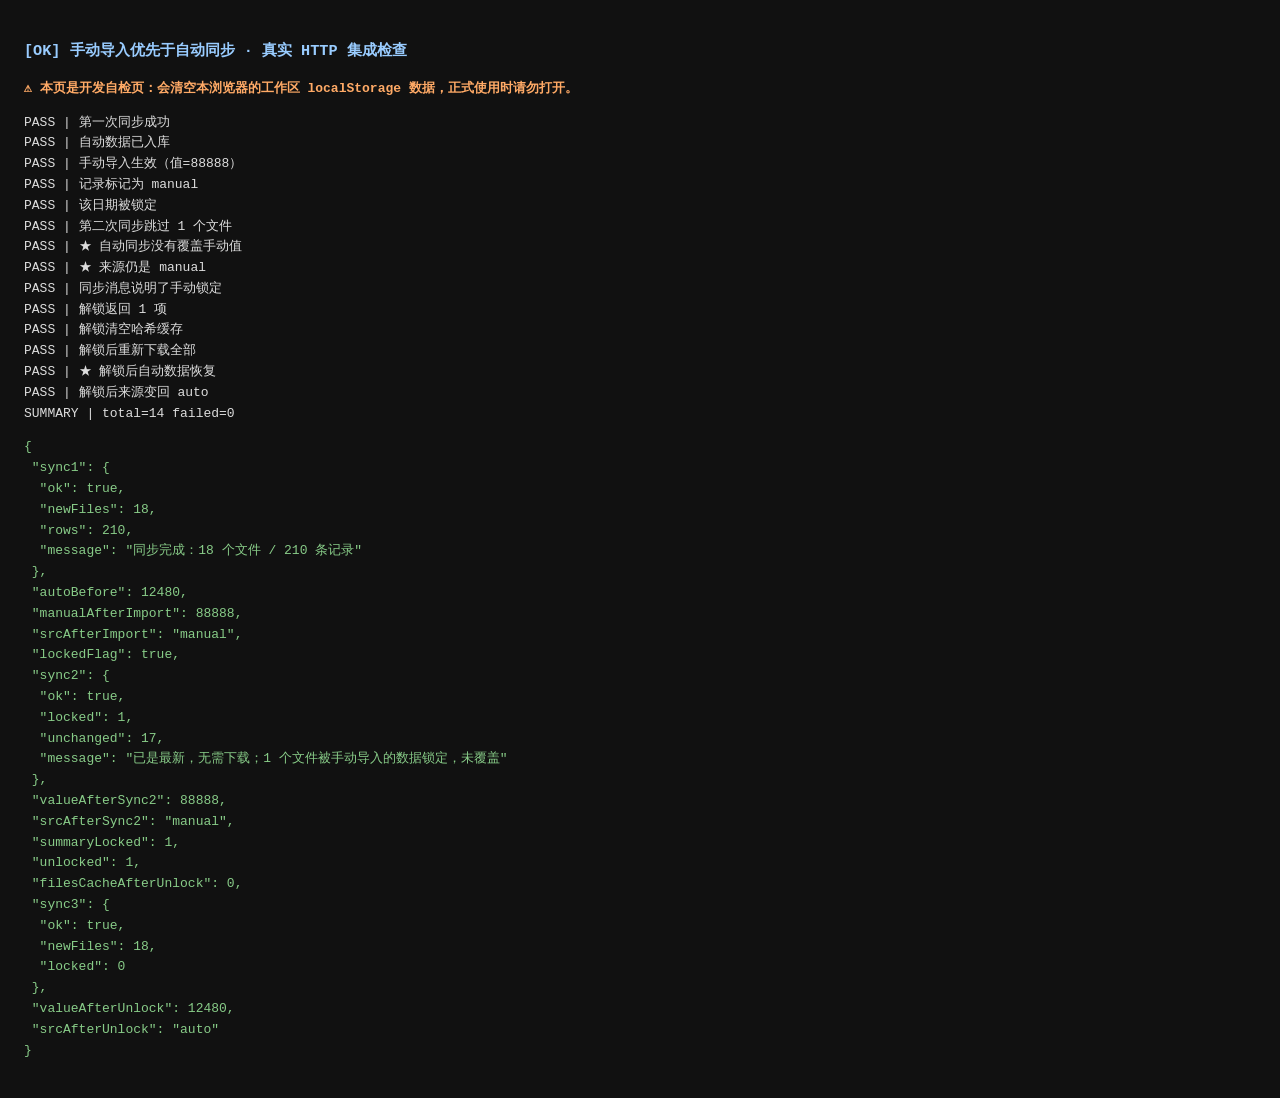
<file: src/tests/priority-check.html>
<!DOCTYPE html>
<html lang="zh-CN">
<head><meta charset="UTF-8"><title>priority-check</title>
<style>
body{font:13px/1.6 monospace;padding:16px;background:#111;color:#ddd}
h3{color:#9cf}p{color:#fa6;font-weight:700}
</style></head>
<body>
<h3>[OK] 手动导入优先于自动同步 · 真实 HTTP 集成检查</h3>
<p>⚠ 本页是开发自检页：会清空本浏览器的工作区 localStorage 数据，正式使用时请勿打开。</p>
<div id="out">running…</div>
<pre id="json" style="color:#8c8"></pre>
<script src="../assets/js/data.js"></script>
<script src="../assets/js/engine.js"></script>
<script src="../assets/js/store.js"></script>
<script src="../assets/js/charts.js"></script>
<script src="../assets/js/llm.js"></script>
<script src="../assets/js/sync.js"></script>
<script>
(function () {
  'use strict';
  var S = window.OpsStore, SY = window.OpsSync;
  var out = [], json = {};
  try { localStorage.removeItem('ops-workbench-web-v1'); } catch (e) {}
  S.reset();
  try { localStorage.removeItem('ops-workbench-web-v1'); } catch (e) {}
  SY.setConfig({ baseUrl: '../data/', auto: false });   // 本页在 /tests/ 下，指到站点根的 data/
  SY.forget();

  var DATE = '2026-10-03', METRIC = '日活跃用户数', MANUAL = 88888;
  function row() {
    return S.state().daily.filter(function (r) { return r.date === DATE && r.metric === METRIC; })[0];
  }

  SY.run({}).then(function (r1) {
    json.sync1 = { ok: r1.ok, newFiles: r1.newFiles, rows: r1.rows, message: r1.message };
    json.autoBefore = row() && row().value;
    S.addDaily([{ date: DATE, metric: METRIC, value: MANUAL, compare: null, basis: '' }], 'manual', DATE);
    json.manualAfterImport = row() && row().value;
    json.srcAfterImport = row() && row()._src;
    json.lockedFlag = S.isManualLocked('daily', DATE);
    return SY.run({});
  }).then(function (r2) {
    json.sync2 = { ok: r2.ok, locked: r2.locked, unchanged: r2.unchanged, message: r2.message };
    json.valueAfterSync2 = row() && row().value;
    json.srcAfterSync2 = row() && row()._src;
    json.summaryLocked = S.summary().lockedTotal;
    var n = S.unlockManual('all');
    json.unlocked = n;
    json.filesCacheAfterUnlock = Object.keys(SY.config().files || {}).length;
    return SY.run({});
  }).then(function (r3) {
    json.sync3 = { ok: r3.ok, newFiles: r3.newFiles, locked: r3.locked };
    json.valueAfterUnlock = row() && row().value;
    json.srcAfterUnlock = row() && row()._src;

    var checks = [
      ['第一次同步成功', json.sync1.ok === true],
      ['自动数据已入库', typeof json.autoBefore === 'number' && json.autoBefore > 0],
      ['手动导入生效（值=' + MANUAL + '）', json.manualAfterImport === MANUAL],
      ['记录标记为 manual', json.srcAfterImport === 'manual'],
      ['该日期被锁定', json.lockedFlag === true],
      ['第二次同步跳过 1 个文件', json.sync2.locked === 1],
      ['★ 自动同步没有覆盖手动值', json.valueAfterSync2 === MANUAL],
      ['★ 来源仍是 manual', json.srcAfterSync2 === 'manual'],
      ['同步消息说明了手动锁定', String(json.sync2.message).indexOf('手动') >= 0],
      ['解锁返回 1 项', json.unlocked === 1],
      ['解锁清空哈希缓存', json.filesCacheAfterUnlock === 0],
      ['解锁后重新下载全部', json.sync3.newFiles > 0 && json.sync3.locked === 0],
      ['★ 解锁后自动数据恢复', json.valueAfterUnlock === json.autoBefore],
      ['解锁后来源变回 auto', json.srcAfterUnlock === 'auto']
    ];
    var failed = 0;
    checks.forEach(function (c) {
      out.push((c[1] ? 'PASS' : 'FAIL') + ' | ' + c[0]);
      if (!c[1]) { failed++; }
    });
    out.push('SUMMARY | total=' + checks.length + ' failed=' + failed);
    document.getElementById('out').innerHTML = out.map(function (l) {
      return l.indexOf('FAIL') === 0 ? '<p>' + l + '</p>' : l;
    }).join('<br>');
    document.getElementById('json').textContent = JSON.stringify(json, null, 1);
    document.title = failed ? 'PRIORITY_FAIL_' + failed : 'PRIORITY_OK';
  }).catch(function (e) {
    document.getElementById('out').textContent = 'EXCEPTION: ' + e.message + '\n' + e.stack;
    document.title = 'PRIORITY_EXCEPTION';
  });
})();
</script>
</body></html>
</file>
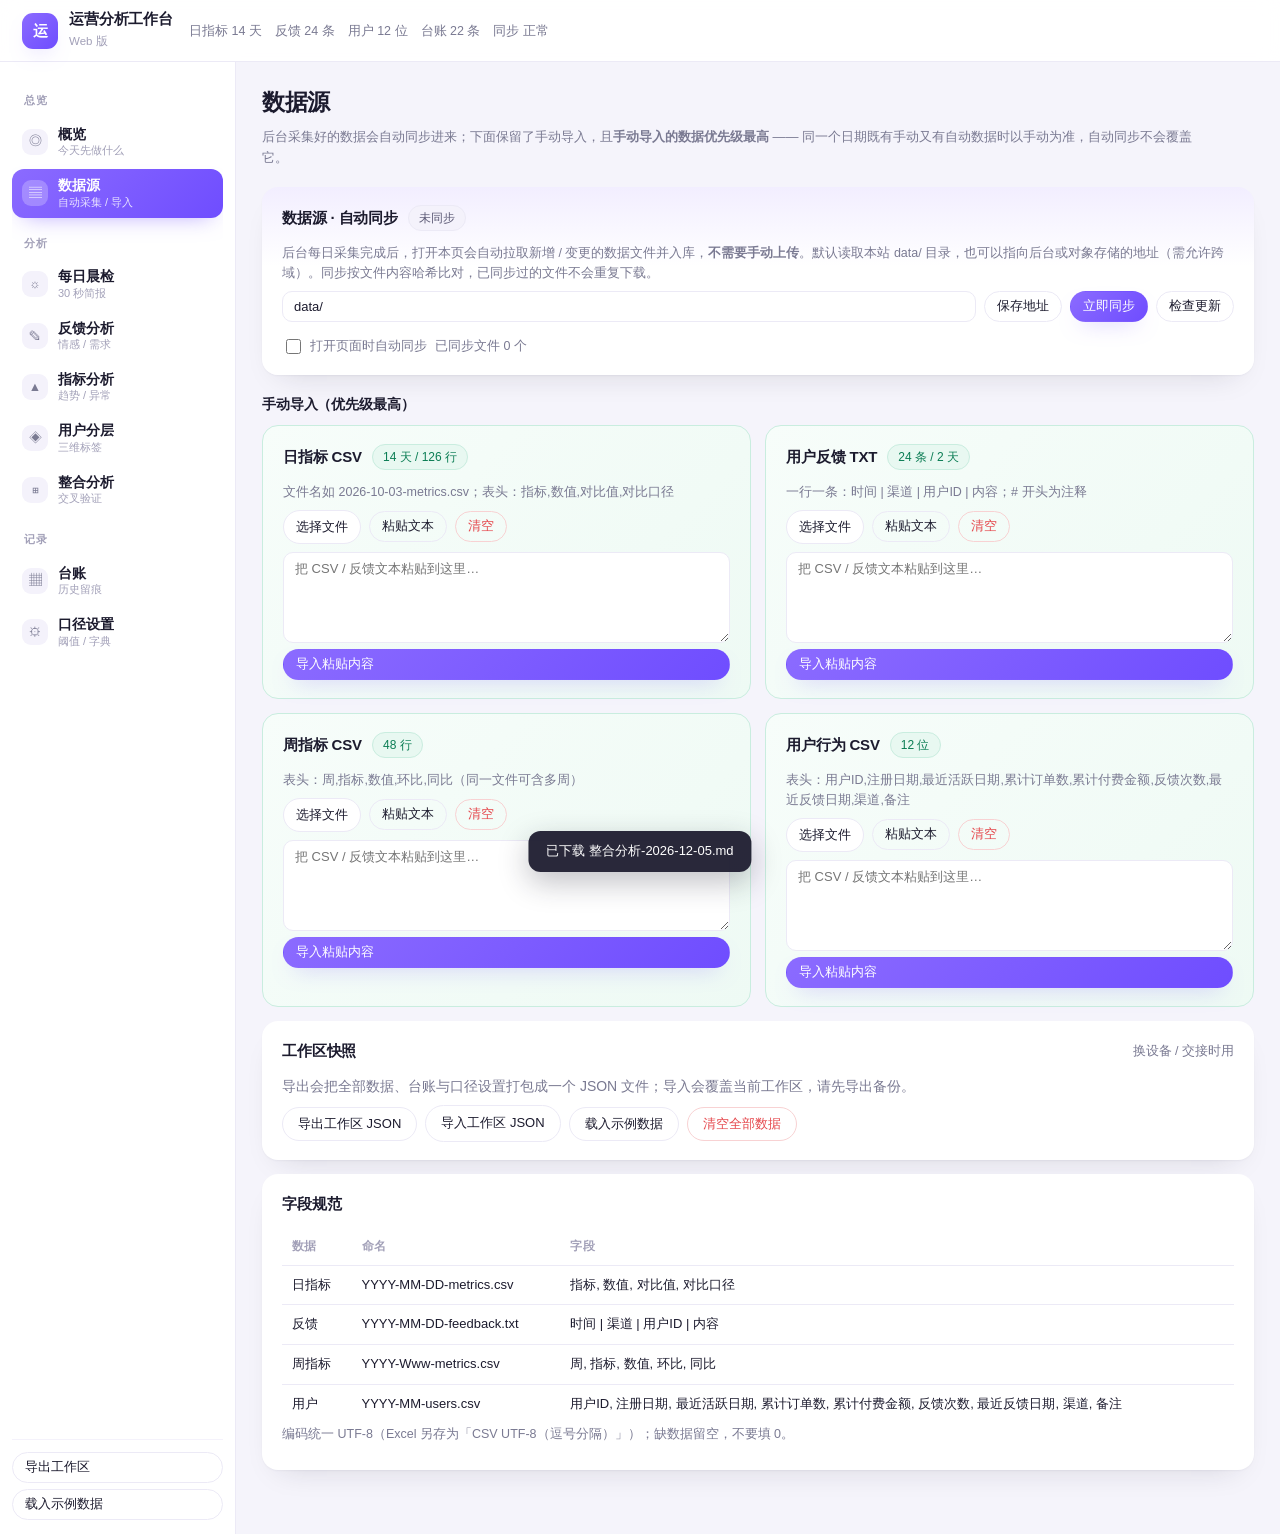
<file: src/tests/smoke.html>
﻿<!DOCTYPE html>
<html lang="zh-CN">
<head>
<meta charset="UTF-8">
<title>smoke</title>
<link rel="stylesheet" href="../assets/css/style.css">
</head>
<body>
<header class="topbar">
  <div class="brand"><span class="logo">运</span><div><b>运营分析工作台</b><small>Web 版</small></div></div>
  <div class="status" id="statusBar"></div>
  <button class="nav-toggle" id="navToggle">☰</button>
</header>
<div class="layout">
  <aside class="sidebar" id="sidebar">
    <nav id="nav"></nav>
    <div class="side-foot">
      <button class="btn ghost sm" data-act="export-all">导出工作区</button>
      <button class="btn ghost sm" data-act="load-sample">载入示例数据</button>
    </div>
  </aside>
  <main class="main" id="view"></main>
</div>
<div class="toast" id="toast"></div>
<pre id="smokeResult" style="position:fixed;left:-9999px;top:0"></pre>
<script src="../assets/js/data.js"></script>
<script src="../assets/js/engine.js"></script>
<script src="../assets/js/store.js"></script>
<script src="../assets/js/charts.js"></script>
<script src="../assets/js/llm.js"></script>
<script src="../assets/js/app.js"></script>
<script src="smoke.js"></script>
</body>
</html>
</file>
<file: src/assets/css/style.css>
/* style.css — 运营分析工作台 Web 版（现代 SaaS 卡片风） */
:root{
  --ink:#1c1b2e; --sub:#7a7a92; --na:#a2a0b8;
  --bg:#f5f4fb; --card:#fff; --line:#eceaf6; --line-2:#f4f2fb;
  --pri:#7c5cff; --pri-2:#a48bff; --pri-deep:#6a46f5; --pri-soft:#f2eeff; --pri-line:#ded6ff;
  --grad:linear-gradient(135deg,#8b6bff 0%,#6f4dff 100%);
  --ok:#12a870; --ok-soft:#e8f8f1; --ok-line:#c9eddf;
  --warn:#d9930f; --warn-soft:#fdf6e7; --warn-line:#f2dfb4;
  --bad:#e5484d; --bad-soft:#fdeeee; --bad-line:#f8d2d3;
  --radius:16px; --radius-sm:12px;
  --shadow:0 1px 2px rgba(28,27,46,.04), 0 14px 30px -18px rgba(28,27,46,.18);
  --shadow-hi:0 10px 22px -12px rgba(124,92,255,.55);
  --sans:"Microsoft YaHei","PingFang SC","Noto Sans CJK SC","Helvetica Neue",Arial,sans-serif;
  --mono:"Cascadia Mono",Consolas,"JetBrains Mono",ui-monospace,monospace;
}
*{box-sizing:border-box}
html,body{margin:0;padding:0}
body{font-family:var(--sans);background:var(--bg);color:var(--ink);font-size:14px;line-height:1.6;-webkit-font-smoothing:antialiased}
h1{font-size:23px;margin:0 0 6px;letter-spacing:-.02em}
h2{font-size:18px;margin:0 0 10px;letter-spacing:-.01em}
h3{font-size:15px;margin:0 0 12px;font-weight:650;letter-spacing:-.01em}
p{margin:0 0 8px}
a{color:var(--pri)}
::selection{background:var(--pri-soft)}

/* ---------- 顶栏 ---------- */
.topbar{position:sticky;top:0;z-index:40;display:flex;align-items:center;gap:16px;padding:10px 22px;background:rgba(255,255,255,.92);backdrop-filter:saturate(160%) blur(10px);border-bottom:1px solid var(--line)}
.brand{display:flex;align-items:center;gap:11px;min-width:0;flex:0 0 auto}
.brand .logo{width:36px;height:36px;border-radius:11px;background:var(--grad);color:#fff;display:flex;align-items:center;justify-content:center;font-weight:700;font-size:15px;flex:0 0 auto;box-shadow:var(--shadow-hi)}
.brand-txt{min-width:0}
.brand b{display:block;font-size:15px;line-height:1.25;letter-spacing:-.01em}
.brand small{color:var(--na);font-size:11.5px}
.status{flex:1;min-width:0;color:var(--sub);font-size:12.5px;white-space:nowrap;overflow:hidden;text-overflow:ellipsis}
.top-tools{margin-left:auto;display:flex;align-items:center;gap:8px;flex:0 0 auto}
.top-search{display:flex;align-items:center;gap:8px;width:250px;padding:7px 12px;border-radius:999px;background:var(--line-2);border:1px solid transparent;transition:background .15s ease,border-color .15s ease,box-shadow .15s ease}
.top-search:focus-within{background:#fff;border-color:var(--pri-line);box-shadow:0 0 0 3px rgba(124,92,255,.14)}
.top-search .ts-ico{color:var(--na);font-size:13px;line-height:1}
.top-search input{flex:1;min-width:0;border:0;background:transparent;padding:0;font-size:13px;font-family:inherit;color:var(--ink)}
.top-search input:focus{outline:0;box-shadow:none}
.top-search .ts-key{font-family:var(--mono);font-size:10.5px;color:var(--na);border:1px solid var(--line);background:#fff;border-radius:6px;padding:1px 5px}
.icon-btn{width:34px;height:34px;border-radius:999px;border:1px solid var(--line);background:#fff;color:var(--sub);font-size:14px;line-height:1;cursor:pointer;display:inline-flex;align-items:center;justify-content:center}
.icon-btn:hover{color:var(--pri);border-color:var(--pri-line);background:var(--pri-soft)}
.avatar{width:34px;height:34px;border-radius:999px;background:var(--grad);color:#fff;font-size:13px;font-weight:650;display:inline-flex;align-items:center;justify-content:center;box-shadow:var(--shadow-hi)}
.nav-toggle{display:none;background:#fff;border:1px solid var(--line);color:var(--sub);border-radius:10px;padding:5px 11px;cursor:pointer;font-size:14px}

/* ---------- 布局 ---------- */
.layout{display:flex;min-height:calc(100vh - 58px)}
.sidebar{width:236px;flex:0 0 236px;background:#fff;border-right:1px solid var(--line);padding:16px 12px 14px;display:flex;flex-direction:column;gap:6px}
.side-brand{display:flex;align-items:center;gap:10px;padding:2px 8px 12px;border-bottom:1px solid var(--line-2)}
.side-brand .side-logo{width:30px;height:30px;border-radius:10px;background:var(--pri-soft);color:var(--pri);display:flex;align-items:center;justify-content:center;font-size:14px;flex:0 0 auto}
.side-brand b{display:block;font-size:13.5px;line-height:1.25}
.side-brand small{color:var(--na);font-size:11px}
.side-cta{margin:12px 4px 8px;padding:11px 13px;border-radius:14px;background:linear-gradient(135deg,#f7f4ff 0%,#efe9ff 100%);border:1px solid var(--pri-line)}
.side-cta b{display:block;font-size:12.5px;color:var(--pri-deep)}
.side-cta small{font-size:11px;color:#8b86ab;line-height:1.5;display:block;margin-top:2px}
#nav{display:flex;flex-direction:column;gap:3px;overflow-y:auto;min-height:0}
.nav-group{font-size:11px;font-weight:600;letter-spacing:.08em;color:var(--na);margin:14px 12px 5px;text-transform:uppercase}
.nav-item{display:flex;align-items:center;gap:10px;width:100%;background:transparent;border:0;border-radius:12px;padding:8px 10px;cursor:pointer;text-align:left;font-family:inherit;color:var(--ink);transition:background .14s ease,color .14s ease}
.nav-ico{width:26px;height:26px;border-radius:9px;background:var(--line-2);color:var(--sub);display:inline-flex;align-items:center;justify-content:center;font-size:12.5px;flex:0 0 auto}
.nav-txt{display:flex;flex-direction:column;gap:0;min-width:0}
.nav-item b{font-size:13.5px;font-weight:600;line-height:1.3}
.nav-item small{color:var(--na);font-size:11px;line-height:1.35}
.nav-item:hover{background:var(--line-2)}
.nav-item:hover .nav-ico{background:var(--pri-soft);color:var(--pri)}
.nav-item.on{background:var(--grad);box-shadow:var(--shadow-hi)}
.nav-item.on b,.nav-item.on small{color:#fff}
.nav-item.on small{opacity:.82}
.nav-item.on .nav-ico{background:rgba(255,255,255,.24);color:#fff}
.nav-item.off{display:none}
.side-foot{margin-top:auto;display:flex;flex-direction:column;gap:6px;padding-top:12px;border-top:1px solid var(--line-2)}
.main{flex:1;min-width:0;padding:22px 26px 64px}

/* ---------- 通用 ---------- */
.page-head{margin-bottom:18px}
.page-head .sub{color:var(--sub);font-size:13px;max-width:940px}
.grid{display:grid;gap:14px}
.grid.k2{grid-template-columns:repeat(2,minmax(0,1fr))}
.grid.k3{grid-template-columns:repeat(3,minmax(0,1fr))}
.grid.k4{grid-template-columns:repeat(4,minmax(0,1fr))}
.mt{margin-top:14px}
.row{display:flex;align-items:center;gap:8px;flex-wrap:wrap}
.spacer{flex:1}
.muted{color:var(--sub)}
.sm{font-size:12.5px}
.quote{color:#5d5b76;font-size:12.5px}
.card{background:var(--card);border-radius:var(--radius);box-shadow:var(--shadow);padding:18px 20px}
.card-head{display:flex;align-items:center;gap:10px;margin-bottom:12px}
.card-head h3{margin:0}
.card-head .btn,.card-head .muted{margin-left:auto}
.card.notice{background:linear-gradient(135deg,#f8f5ff 0%,#f1ecff 100%);border:1px solid var(--pri-line);box-shadow:none}
.card.empty{text-align:center;padding:44px 20px}
.stat{gap:6px;padding:18px 20px}
.stat .stat-label{color:var(--sub);font-size:12.5px;font-weight:500}
.stat b{font-size:29px;line-height:1.15;color:var(--ink);font-weight:700;letter-spacing:-.025em}
.stat small{color:var(--sub);font-size:12px}
.stat-pill{align-self:flex-start;margin-top:3px;display:inline-flex;align-items:center;gap:6px;border-radius:999px;padding:3px 11px;font-size:12px;background:var(--line-2);color:#5d5b76;border:1px solid var(--line)}
.stat-pill::before{content:"";width:6px;height:6px;border-radius:50%;background:currentColor;opacity:.85}
.stat-pill.pill-ok{background:var(--ok-soft);color:#0b7d54;border-color:var(--ok-line)}
.stat-pill.pill-warn{background:var(--warn-soft);color:#8a5c06;border-color:var(--warn-line)}
.stat-pill.pill-bad{background:var(--bad-soft);color:#b3261e;border-color:var(--bad-line)}
.stat-pill.pill-na{background:var(--line-2);color:#6c6a86;border-color:var(--line)}
.quick p{color:var(--sub);font-size:12.5px;min-height:36px}
.list{margin:0;padding-left:20px}
.list li{margin-bottom:5px}

/* ---------- 按钮 / 状态 ---------- */
.btn{display:inline-flex;align-items:center;gap:6px;background:#fff;border:1px solid var(--line);color:var(--ink);border-radius:999px;padding:7px 15px;font-size:13px;font-family:inherit;cursor:pointer;transition:background .14s ease,border-color .14s ease,color .14s ease}
.btn:hover{border-color:var(--pri-line);background:var(--pri-soft);color:var(--pri-deep)}
.btn.primary{background:var(--grad);border-color:transparent;color:#fff;box-shadow:var(--shadow-hi)}
.btn.primary:hover{filter:brightness(1.05);color:#fff}
.btn.ghost{background:transparent}
.btn.danger{color:var(--bad);border-color:var(--bad-line)}
.btn.danger:hover{background:var(--bad-soft);color:#b3261e}
.btn.sm{padding:6px 12px;font-size:12.5px}
.btn.tiny{padding:4px 11px;font-size:12px}
.btn.ghost.danger{background:transparent}
.chip{display:inline-flex;align-items:center;border-radius:999px;padding:3px 10px;font-size:12px;border:1px solid transparent;white-space:nowrap;line-height:1.5}
.chip.ok{background:var(--ok-soft);color:#0b7d54;border-color:var(--ok-line)}
.chip.warn{background:var(--warn-soft);color:#8a5c06;border-color:var(--warn-line)}
.chip.bad{background:var(--bad-soft);color:#b3261e;border-color:var(--bad-line)}
.chip.na{background:var(--line-2);color:#5d5b76;border-color:var(--line)}
.seg{display:inline-flex;gap:3px;border:1px solid var(--line-2);border-radius:999px;padding:3px;background:var(--line-2)}
.seg button{background:transparent;border:0;border-radius:999px;padding:6px 15px;font-size:12.5px;font-family:inherit;cursor:pointer;color:var(--sub);transition:background .14s ease,color .14s ease}
.seg button.on{background:#fff;color:var(--pri-deep);font-weight:600;box-shadow:0 1px 3px rgba(28,27,46,.10)}
.toolbar{display:flex;align-items:center;gap:8px;flex-wrap:wrap;margin-bottom:16px}
.field{display:inline-flex;align-items:center;gap:6px;font-size:13px;color:var(--sub)}
select,input[type=text],input[type=number],input[type=password],textarea{font-family:inherit;font-size:13px;color:var(--ink);background:#fff;border:1px solid var(--line);border-radius:10px;padding:7px 11px}
select:focus,input:focus,textarea:focus{outline:0;border-color:var(--pri-line);box-shadow:0 0 0 3px rgba(124,92,255,.14)}
.search{width:190px}
label.block{display:flex;flex-direction:column;gap:4px;margin-bottom:10px}
label.block span{font-size:12.5px;color:var(--sub)}
label.inline{display:inline-flex;align-items:center;gap:6px;font-size:13px}
label.mini{display:inline-flex;align-items:center;gap:3px;color:var(--sub);font-size:12px}
.paste{margin-top:8px;display:flex;flex-direction:column;gap:6px}
.brief{background:linear-gradient(135deg,#faf8ff 0%,#f4f0ff 100%);border:1px solid var(--pri-line);border-radius:14px;padding:14px 16px;font-family:var(--sans);font-size:13.5px;white-space:pre-wrap;margin:0;line-height:1.75}

/* ---------- 表格 ---------- */
.table-wrap{overflow-x:auto;-webkit-overflow-scrolling:touch;border-radius:12px}
table.tbl{width:100%;border-collapse:collapse;font-size:13px;min-width:560px}
table.tbl th{background:transparent;color:var(--na);font-weight:600;text-align:left;white-space:nowrap;font-size:11.5px;letter-spacing:.04em}
table.tbl th,table.tbl td{padding:9px 10px;border-bottom:1px solid var(--line);vertical-align:top}
table.tbl tbody tr:hover{background:#faf9ff}
table.tbl tbody tr:last-child td{border-bottom:0}
table.tbl td b{font-weight:650}
table.tbl.cfg{min-width:820px}
table.tbl.cfg input[type=text],table.tbl.cfg input[type=number]{width:88px;padding:4px 6px;font-size:12.5px}
table.tbl.cfg input.wide{width:100%;min-width:200px}
table.tbl.cfg td{vertical-align:middle}
table.tbl.cfg td:last-child input[type=text]{width:100%;min-width:220px}

/* ---------- 异常 / 假设 / 发现 ---------- */
.anomaly{display:flex;flex-direction:column;gap:3px;border-left:3px solid var(--na);background:var(--line-2);border-radius:0 12px 12px 0;padding:10px 14px;margin-bottom:8px}
.anomaly.bad{border-left-color:var(--bad);background:var(--bad-soft)}
.anomaly.warn{border-left-color:var(--warn);background:var(--warn-soft)}
.anomaly b{font-size:13.5px}
.anomaly small{color:var(--sub);font-size:12px}
.anomaly .chip{align-self:flex-start;margin:2px 0}
.hypo{border:1px solid var(--line);border-radius:14px;padding:12px 16px;margin-bottom:10px;background:#fff}
.hypo>b{display:block;font-size:13.5px;color:var(--pri-deep);margin-bottom:5px}
.hypo ol{margin:0;padding-left:20px}
.hypo ol li{font-size:12.8px;color:#4a4860;margin-bottom:3px}
ol.findings{margin:0;padding-left:22px}
ol.findings li{margin-bottom:8px;font-size:13.3px}

/* ---------- 待办 ---------- */
.todo{display:flex;flex-direction:column;gap:2px;border:1px solid var(--line);border-left:3px solid var(--pri-line);border-radius:12px;padding:10px 14px;margin-bottom:8px;background:#fff}
.todo b{font-size:13.3px;line-height:1.5}
.todo small{color:var(--sub);font-size:12px}
.todo small.when{color:var(--na);font-family:var(--mono);font-size:11.5px}

/* ---------- 图表（SVG） ---------- */
svg.spark{display:block;overflow:visible}
svg.line{display:block;max-width:100%}
.donut-wrap{display:flex;align-items:center;gap:20px;flex-wrap:wrap}
.donut-wrap>svg{flex:0 0 auto}
.legend{display:flex;flex-direction:column;gap:6px;font-size:12.5px;color:var(--sub)}
.legend i{display:inline-block;width:10px;height:10px;border-radius:4px;margin-right:7px;vertical-align:-1px}
.bars{display:flex;flex-direction:column;gap:9px}
.bar-row{display:flex;align-items:center;gap:10px;font-size:12.5px}
.bar-label{flex:0 0 96px;color:var(--sub);text-align:right;white-space:nowrap;overflow:hidden;text-overflow:ellipsis}
.bar-track{flex:1;height:9px;background:#f1eff9;border-radius:999px;overflow:hidden}
.bar-track i{display:block;height:100%;background:var(--grad);border-radius:999px}
.bar-val{flex:0 0 auto;color:var(--ink);font-family:var(--mono);font-size:12px;min-width:34px}

/* ---------- 导入卡 / AI 解读 ---------- */
.card.import{background:linear-gradient(135deg,#f7fdfa 0%,#eefaf4 100%);border:1px solid var(--ok-line);box-shadow:none}
.ai{margin-top:14px}
.ai-body{background:linear-gradient(135deg,#faf8ff 0%,#f4f0ff 100%);border:1px solid var(--pri-line);border-radius:14px;padding:14px 16px;font-size:13.2px;line-height:1.75;white-space:pre-wrap}

/* ---------- 轻提示 ---------- */
.toast{position:fixed;left:50%;bottom:28px;transform:translate(-50%,16px);z-index:80;max-width:80vw;background:rgba(28,27,46,.94);color:#fff;font-size:13px;padding:10px 18px;border-radius:12px;box-shadow:0 10px 30px rgba(28,27,46,.28);opacity:0;pointer-events:none;transition:opacity .2s ease,transform .2s ease}
.toast.show{opacity:1;transform:translate(-50%,0)}

/* ---------- 响应式 ---------- */
@media (max-width:1080px){
  .top-search{width:180px}
}
@media (max-width:900px){
  .grid.k4{grid-template-columns:repeat(2,minmax(0,1fr))}
  .grid.k3{grid-template-columns:repeat(2,minmax(0,1fr))}
  .status{display:none}
}
@media (max-width:760px){
  .nav-toggle{display:inline-block}
  .topbar{gap:10px;padding:10px 14px}
  .top-search{display:none}
  .layout{position:relative}
  .sidebar{position:absolute;top:0;left:0;bottom:0;z-index:30;box-shadow:var(--shadow);transform:translateX(-100%);transition:transform .2s ease}
  .sidebar.open{transform:translateX(0)}
  .main{padding:16px 14px 60px}
  .grid.k2,.grid.k3,.grid.k4{grid-template-columns:minmax(0,1fr)}
  .search{width:100%}
  .bar-label{flex-basis:72px}
}
/* ---------- 数据源 · 自动同步 ---------- */
.sync-url{flex:1 1 280px;min-width:220px;padding:8px 11px;border:1px solid var(--line);border-radius:10px;background:#fff;color:var(--ink);font-size:12.5px;font-family:var(--mono)}
.sync-url:focus{outline:none;border-color:var(--pri);box-shadow:0 0 0 3px var(--pri-soft)}
.switch{display:inline-flex;align-items:center;gap:6px;font-size:12.5px;color:var(--sub);cursor:pointer}
.switch input{width:15px;height:15px;accent-color:var(--pri);cursor:pointer}
details.logbox>summary{cursor:pointer;list-style:none;color:var(--sub);font-size:12px;padding:4px 0}
details.logbox>summary::-webkit-details-marker{display:none}
details.logbox>summary::before{content:'▸ '}
details.logbox[open]>summary::before{content:'▾ '}
.sec-h{margin:18px 0 10px;font-size:14px;font-weight:600;color:var(--ink)}
.sync-card{border-color:var(--pri-line);background:linear-gradient(180deg,var(--pri-soft) 0%,#fff 42%)}
.lockbar{display:flex;align-items:center;gap:10px;flex-wrap:wrap;margin-top:10px;padding:9px 12px;border-radius:12px;background:var(--warn-soft);border:1px solid var(--warn-line)}
.lockbar .btn{margin-left:auto}
</file>
